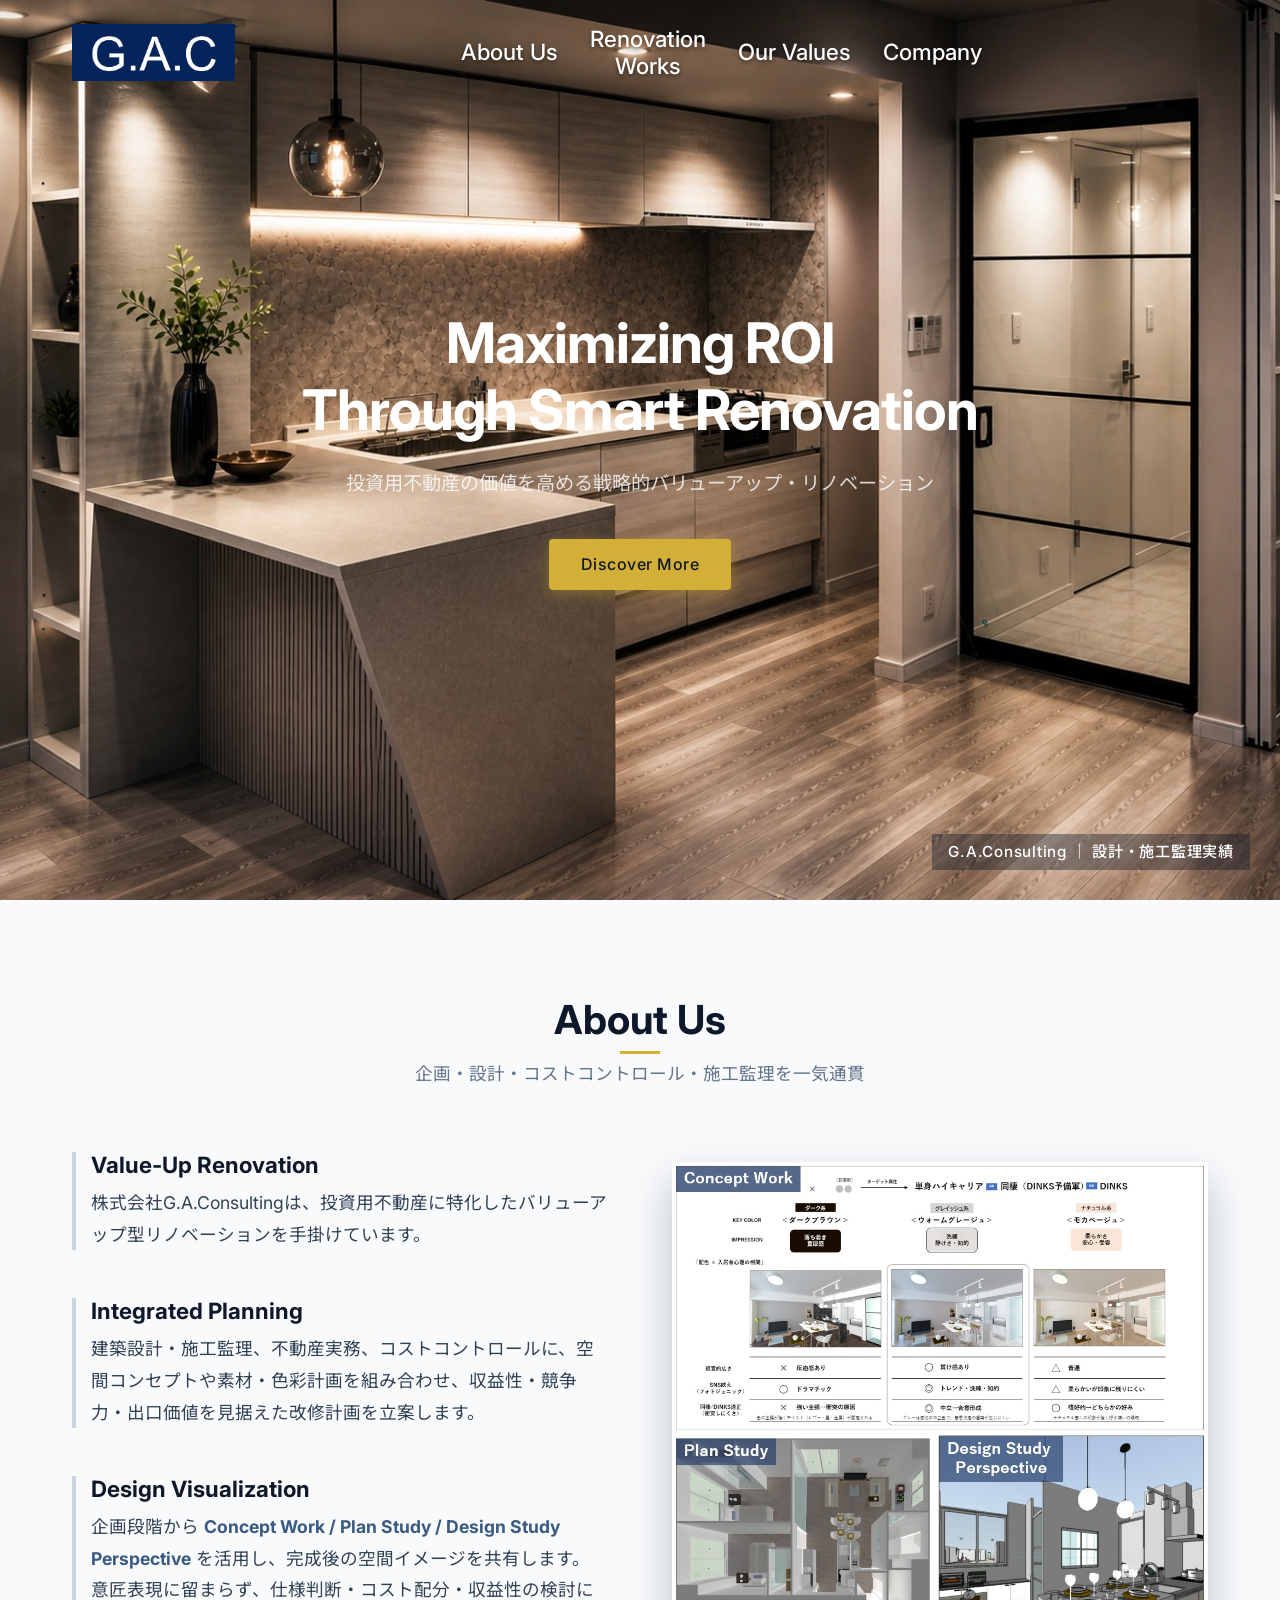
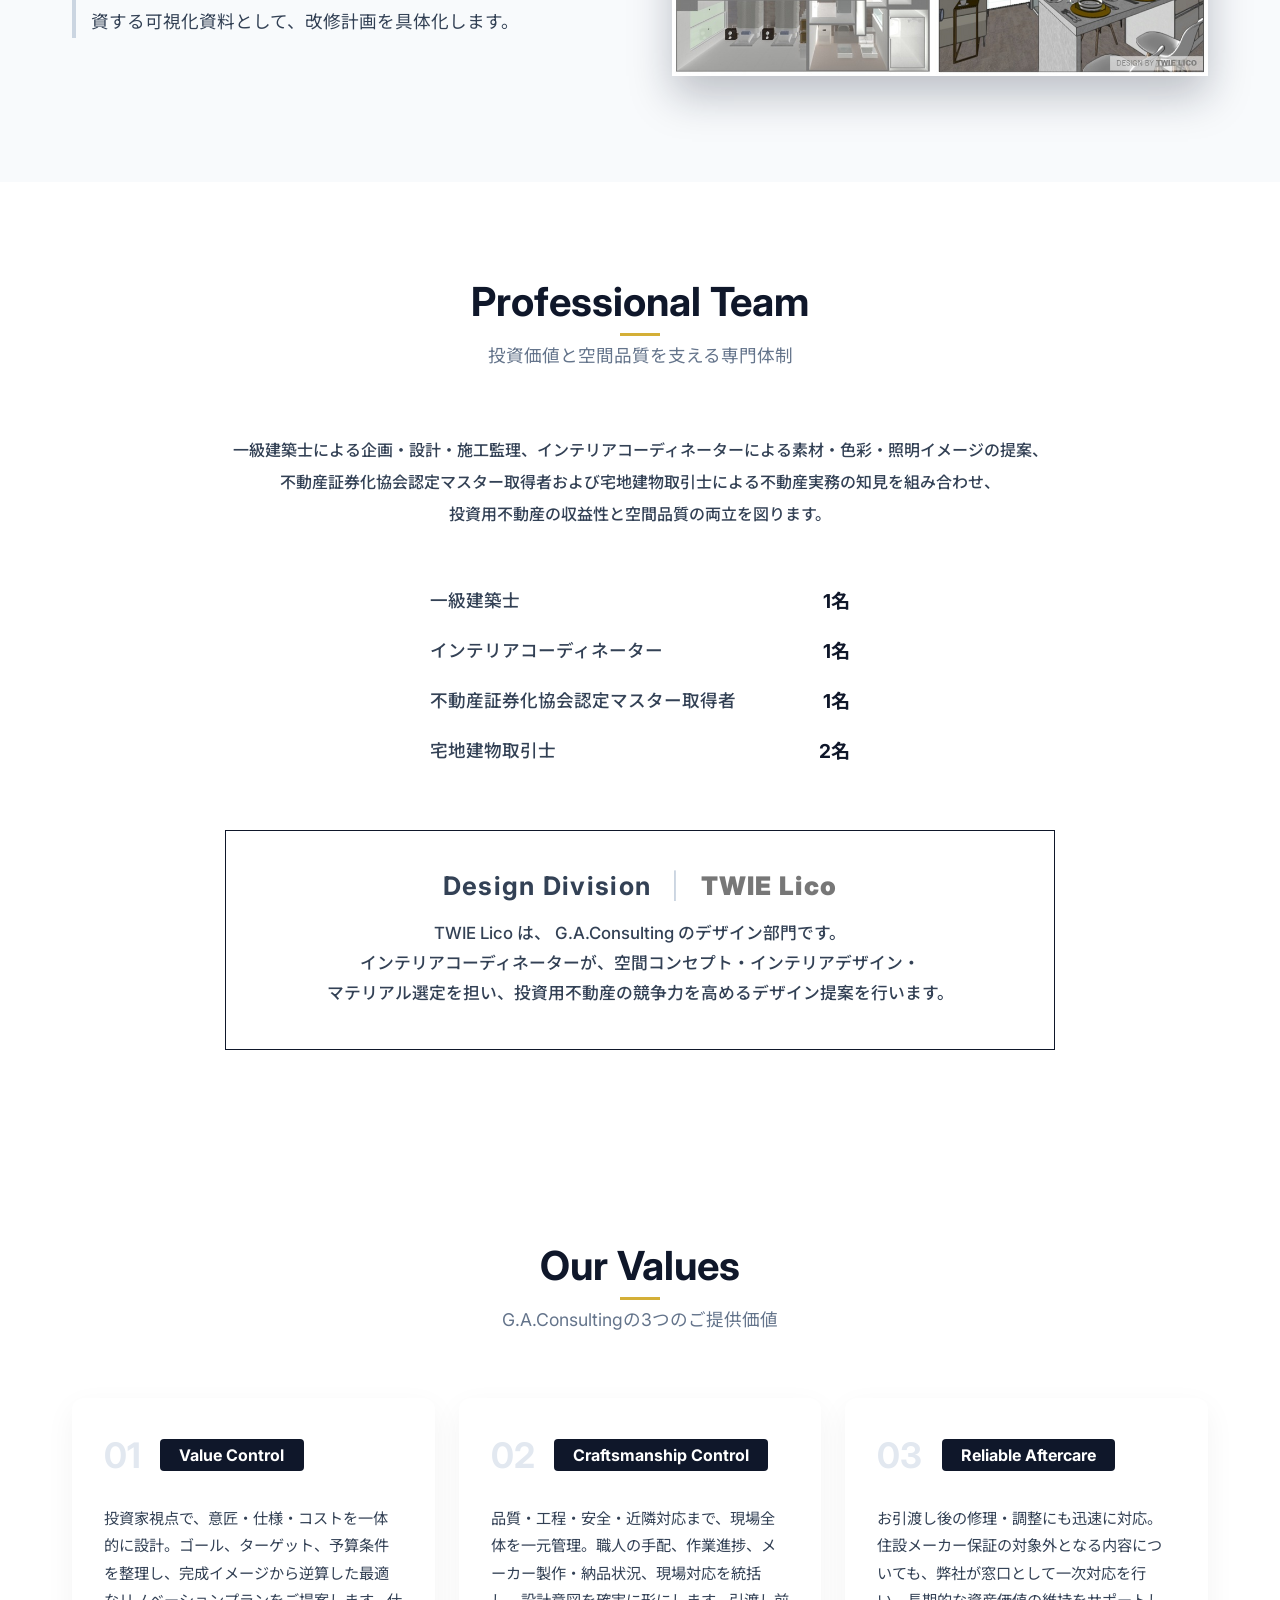
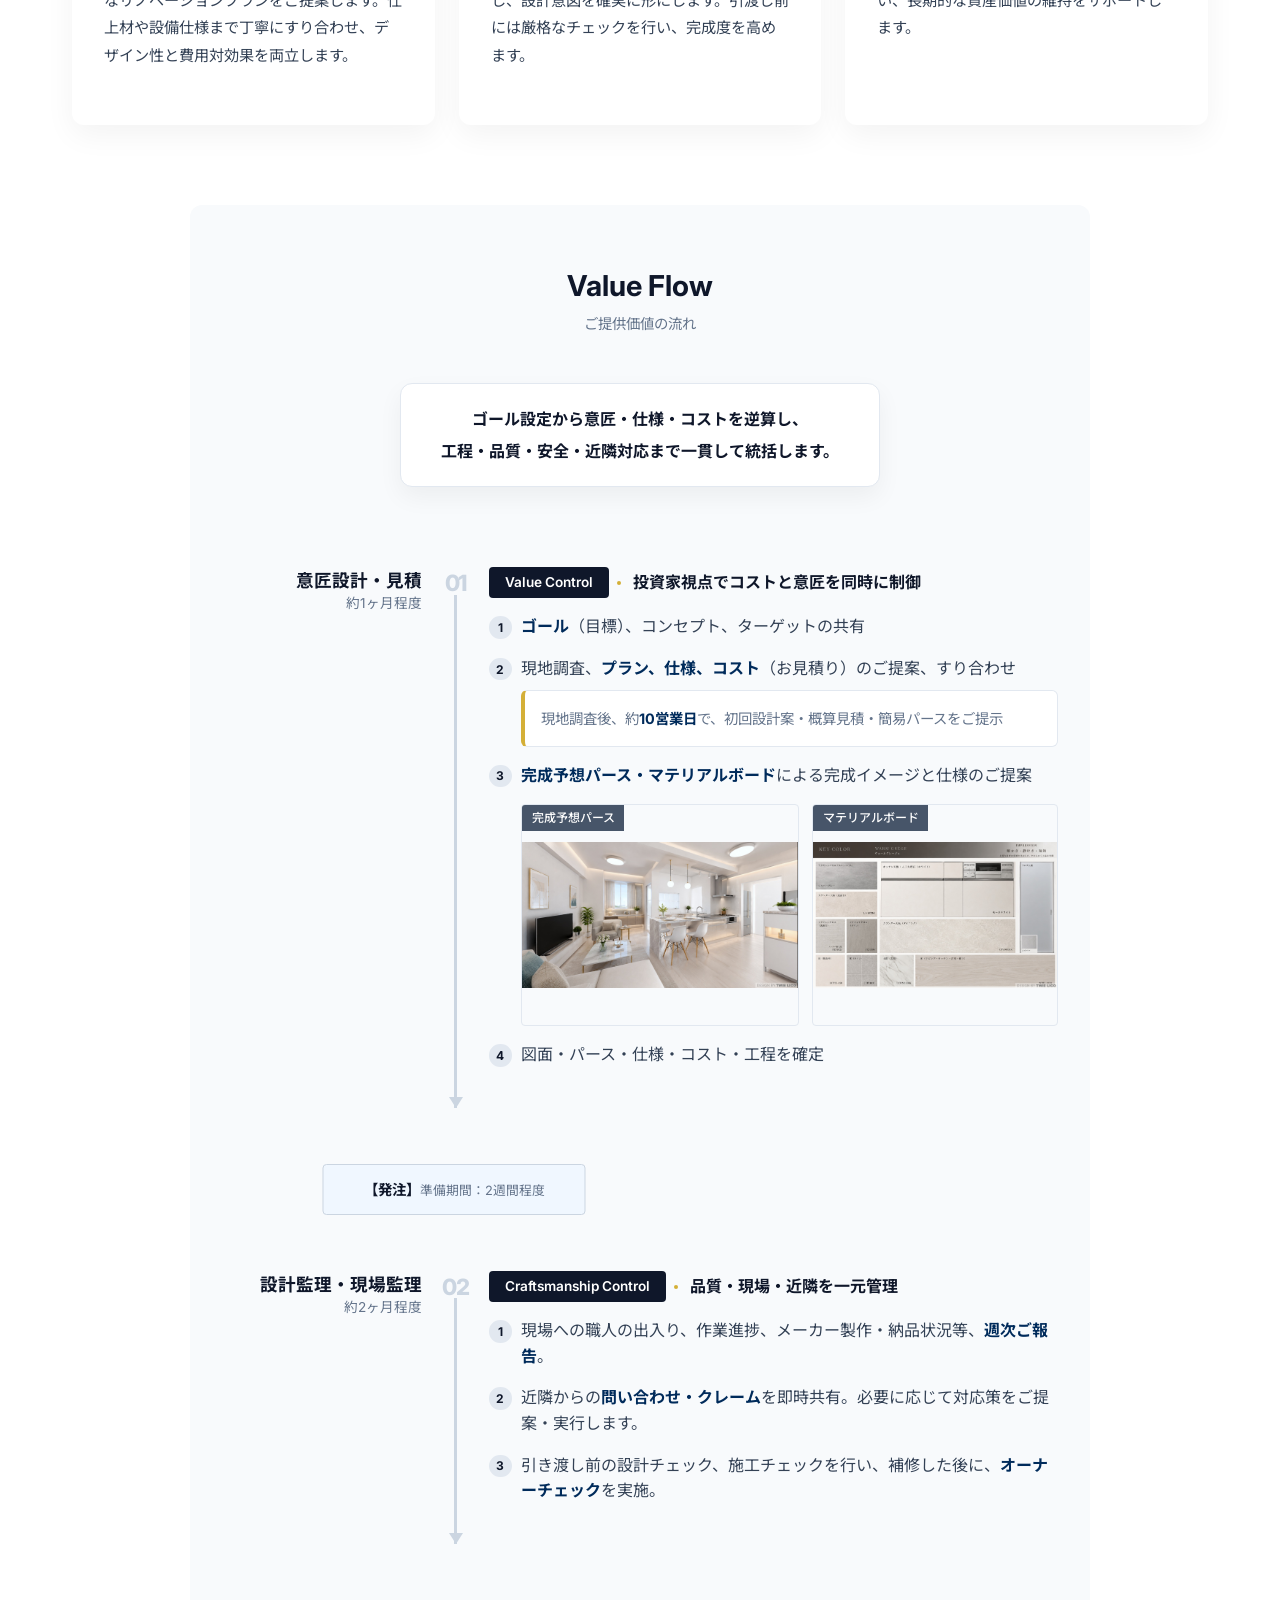
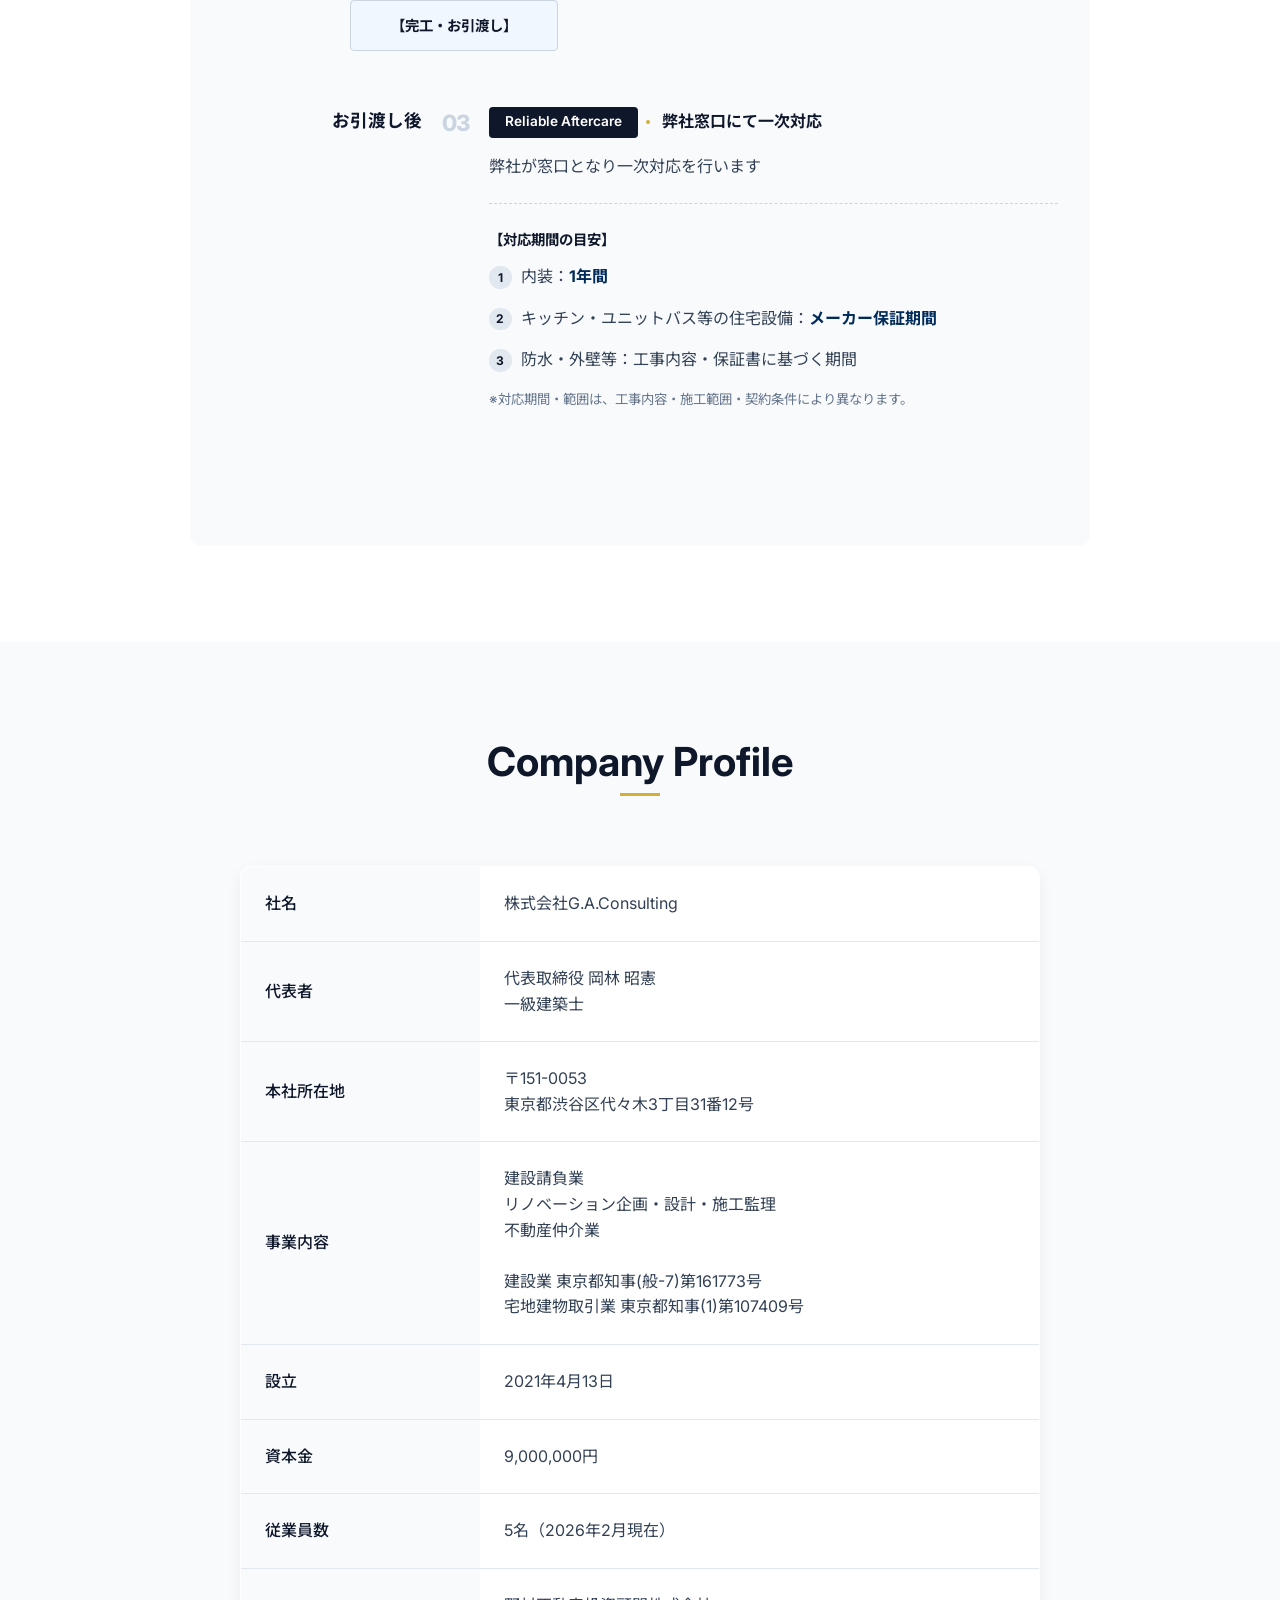
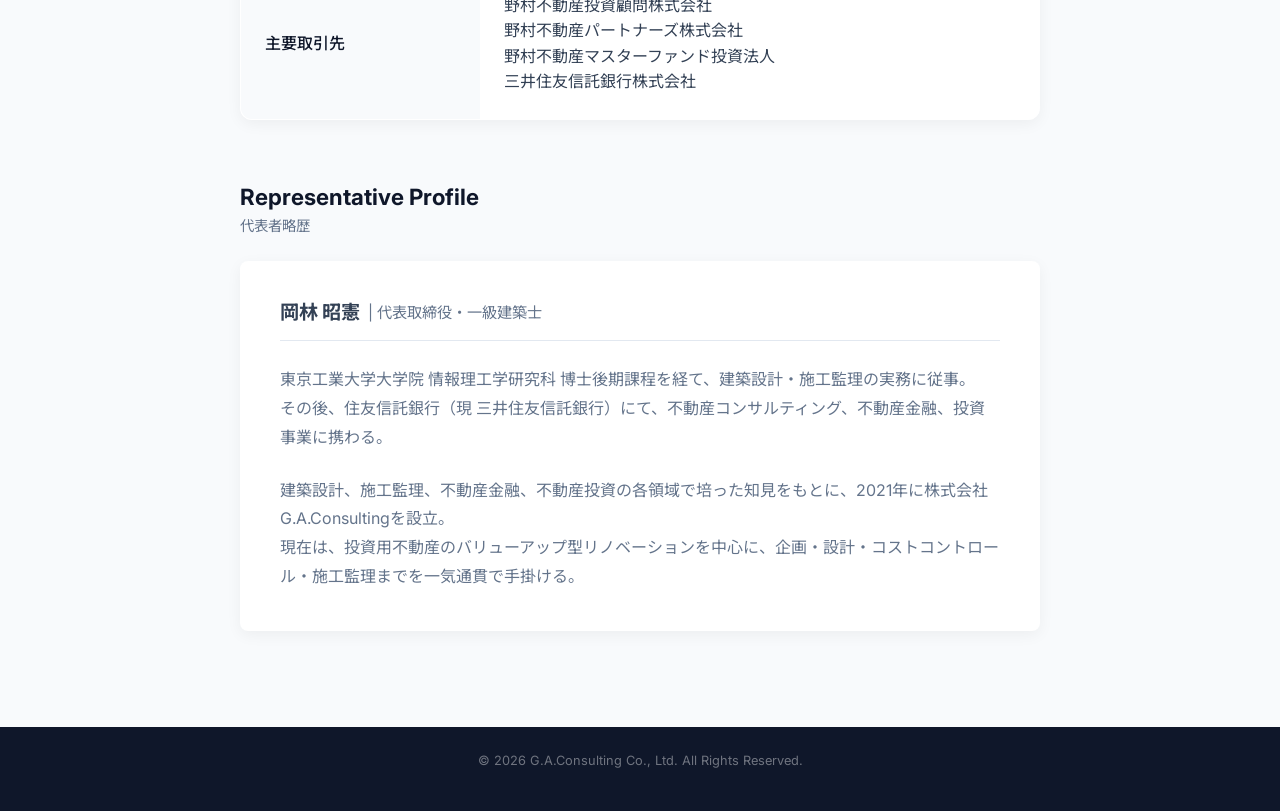
<file: index.html>
<!DOCTYPE html>
<html lang="ja">

<head>
    <meta charset="UTF-8">
    <meta name="viewport" content="width=device-width, initial-scale=1.0">
    <title>株式会社G.A.Consulting</title>
    <meta name="description" content="投資家視点での費用対効果最大化を目的としたリノベーションに特化。企画・設計・コストコントロール・施工監理を一気通貫でご提供します。">
    <!-- Google Fonts -->
    <link rel="preconnect" href="https://fonts.googleapis.com">
    <link rel="preconnect" href="https://fonts.gstatic.com" crossorigin>
    <link
        href="https://fonts.googleapis.com/css2?family=Inter:wght@400;500;700;900&family=Noto+Sans+JP:wght@400;500;700&display=swap"
        rel="stylesheet">
    <link rel="stylesheet" href="styles.css?v=101.0">
</head>

<body>

    <!-- Navigation -->
    <nav class="navbar" id="navbar">
        <div class="nav-container">
            <a href="#home" class="logo"><img src="images/gac-logo.jpg" alt="G.A.Consulting" class="logo-img"></a>
            <div class="nav-links">
                <a href="#about">About Us</a>
                <a href="renovation-works.html">Renovation<br>Works</a>
                <a href="#value">Our Values</a>
                <a href="#company">Company</a>
            </div>
            <div class="hamburger">
                <span></span>
                <span></span>
                <span></span>
            </div>
        </div>
    </nav>

    <!-- Hero Section -->
    <header class="hero" id="home">
        <div class="hero-overlay"></div>
        <div class="hero-content">
            <h1 class="hero-title">Maximizing ROI<br>Through Smart Renovation</h1>
            <p class="hero-subtitle">投資用不動産の価値を高める戦略的バリューアップ・リノベーション</p>
            <a href="#about" class="btn btn-primary">Discover More</a>
        </div>
        <div class="hero-watermark">G.A.Consulting ｜ 設計・施工監理実績</div>
    </header>

    <!-- About Section -->
    <section class="section about-section" id="about">
        <div class="container fade-in">
            <div class="section-header">
                <h2 class="section-title">About Us</h2>
                <p class="section-description">企画・設計・コストコントロール・施工監理を一気通貫</p>
            </div>
            <div class="about-grid">
                <div class="about-text">
                    <div class="about-paragraph">
                        <h3 class="about-block-title">Value-Up Renovation</h3>
                        <p>株式会社G.A.Consultingは、投資用不動産に特化したバリューアップ型リノベーションを手掛けています。</p>
                    </div>
                    <div class="about-paragraph">
                        <h3 class="about-block-title">Integrated Planning</h3>
                        <p>建築設計・施工監理、不動産実務、コストコントロールに、空間コンセプトや素材・色彩計画を組み合わせ、収益性・競争力・出口価値を見据えた改修計画を立案します。</p>
                    </div>
                    <div class="about-paragraph">
                        <h3 class="about-block-title">Design Visualization</h3>
                        <p>企画段階から <strong class="text-accent-blue">Concept Work / Plan Study / Design Study
                                Perspective</strong>
                            を活用し、完成後の空間イメージを共有します。意匠表現に留まらず、仕様判断・コスト配分・収益性の検討に資する可視化資料として、改修計画を具体化します。</p>
                    </div>
                </div>
                <div class="about-image-wrapper">
                    <img src="images/about-us%202.jpg?v=2" alt="Smart Architecture Design" class="about-img">
                </div>
            </div>
        </div>
    </section>

    <!-- Professional Team Section -->
    <section class="section team-section" id="team">
        <div class="container fade-in">
            <div class="section-header">
                <h2 class="section-title">Professional Team</h2>
                <p class="section-description">投資価値と空間品質を支える専門体制</p>
            </div>
            <div class="team-content">
                <p class="team-long-description">
                    一級建築士による企画・設計・施工監理、インテリアコーディネーターによる素材・色彩・照明イメージの提案、<br class="pc-only">
                    不動産証券化協会認定マスター取得者および宅地建物取引士による不動産実務の知見を組み合わせ、<br class="pc-only">
                    投資用不動産の収益性と空間品質の<br class="mobile-br">両立を図ります。
                </p>
                <div class="team-stats-wrapper">
                    <ul class="team-stats-list">
                        <li><span class="qualification">一級建築士</span><span class="count">1名</span></li>
                        <li><span class="qualification">インテリアコーディネーター</span><span class="count">1名</span></li>
                        <li><span class="qualification">不動産証券化協会認定<br class="mobile-br">マスター取得者</span><span
                                class="count">1名</span></li>
                        <li><span class="qualification">宅地建物取引士</span><span class="count">2名</span></li>
                    </ul>
                </div>
                <div class="design-division">
                    <h4 class="design-division-header">
                        <span class="title">Design Division</span>
                        <span class="divider">|</span>
                        <span class="brand-name">TWIE Lico</span>
                    </h4>
                    <p>TWIE Lico は、<br class="mobile-br">
                        G.A.Consulting のデザイン部門です。<br>
                        インテリアコーディネーターが、<br class="mobile-br">空間コンセプト・インテリアデザイン・<br>
                        マテリアル選定を担い、投資用不動産の<br class="mobile-br">競争力を高めるデザイン提案を行います。</p>
                </div>
            </div>
        </div>
    </section>

    <!-- Value Section -->
    <section class="section value-section" id="value">
        <div class="container fade-in">
            <div class="section-header">
                <h2 class="section-title">Our Values</h2>
                <p class="section-description">G.A.Consultingの3つのご提供価値</p>
            </div>
            <div class="value-cards">
                <a href="#phase1" class="value-card">
                    <div class="card-header-row">
                        <span class="card-num">01</span>
                        <h3 class="card-tag">Value Control</h3>
                    </div>
                    <p class="card-text">
                        投資家視点で、意匠・仕様・コストを一体的に設計。ゴール、ターゲット、予算条件を整理し、完成イメージから逆算した最適なリノベーションプランをご提案します。仕上材や設備仕様まで丁寧にすり合わせ、デザイン性と費用対効果を両立します。
                    </p>
                </a>
                <a href="#phase2" class="value-card">
                    <div class="card-header-row">
                        <span class="card-num">02</span>
                        <h3 class="card-tag">Craftsmanship Control</h3>
                    </div>
                    <p class="card-text">
                        品質・工程・安全・近隣対応まで、現場全体を一元管理。職人の手配、作業進捗、メーカー製作・納品状況、現場対応を統括し、設計意図を確実に形にします。引渡し前には厳格なチェックを行い、完成度を高めます。
                    </p>
                </a>
                <a href="#phase3" class="value-card">
                    <div class="card-header-row">
                        <span class="card-num">03</span>
                        <h3 class="card-tag">Reliable Aftercare</h3>
                    </div>
                    <p class="card-text">
                        お引渡し後の修理・調整にも迅速に対応。住設メーカー保証の対象外となる内容についても、弊社が窓口として一次対応を行い、長期的な資産価値の維持をサポートします。
                    </p>
                </a>
            </div>

            <div class="value-flow fade-in">
                <div class="flow-header">
                    <h3 class="flow-title">Value Flow</h3>
                    <p class="flow-subtitle">ご提供価値の流れ</p>
                    <div class="flow-message-box">
                        <p>ゴール設定から意匠・仕様・コストを逆算し、<br class="pc-only">工程・品質・安全・近隣対応<br class="mobile-br">まで一貫して統括します。</p>
                    </div>
                </div>

                <div class="flow-container">
                    <!-- Phase 1 -->
                    <div class="flow-item" id="phase1">
                        <div class="flow-side">
                            <div class="phase-title">意匠設計・見積</div>
                            <div class="phase-duration">約1ヶ月程度</div>
                        </div>
                        <div class="flow-main">
                            <div class="flow-dot">01</div>
                            <div class="flow-tag-row">
                                <div class="flow-tag">Value Control</div>
                                <span class="flow-catchphrase">投資家視点でコストと意匠を同時に制御</span>
                            </div>
                            <div class="flow-content">
                                <ol>
                                    <li><span class="text-navy-bold">ゴール</span>（目標）、コンセプト、ターゲットの共有</li>
                                    <li>現地調査、<span class="text-navy-bold">プラン、仕様、コスト</span>（お見積り）のご提案、すり合わせ
                                        <div class="sub-card">
                                            現地調査後、約<span class="text-navy-bold">10営業日</span>で、初回設計案・概算見積・簡易パースをご提示
                                        </div>
                                    </li>
                                    <li><span class="text-navy-bold">完成予想パース・マテリアルボード</span>による完成イメージと仕様のご提案
                                        <div class="flow-images-grid">
                                            <div class="flow-img-wrapper">
                                                <img src="images/value-flow-perspective.jpg" alt="完成予想パース">
                                                <span class="img-label">完成予想パース</span>
                                            </div>
                                            <div class="flow-img-wrapper">
                                                <img src="images/value-flow-material.jpg" alt="マテリアルボード">
                                                <span class="img-label">マテリアルボード</span>
                                            </div>
                                        </div>
                                    </li>
                                    <li>図面・パース・仕様・コスト・工程を確定</li>
                                </ol>
                            </div>
                        </div>
                    </div>

                    <div class="flow-divider">【発注】<span>準備期間：2週間程度</span></div>

                    <!-- Phase 2 -->
                    <div class="flow-item" id="phase2">
                        <div class="flow-side">
                            <div class="phase-title">設計監理・現場監理</div>
                            <div class="phase-duration">約2ヶ月程度</div>
                        </div>
                        <div class="flow-main">
                            <div class="flow-dot">02</div>
                            <div class="flow-tag-row">
                                <div class="flow-tag">Craftsmanship Control</div>
                                <span class="flow-catchphrase">品質・現場・近隣を一元管理</span>
                            </div>
                            <div class="flow-content">
                                <ol>
                                    <li>現場への職人の出入り、作業進捗、メーカー製作・納品状況等、<span class="text-navy-bold">週次ご報告</span>。</li>
                                    <li>近隣からの<span class="text-navy-bold">問い合わせ・クレーム</span>を即時共有。必要に応じて対応策をご提案・実行します。
                                    </li>
                                    <li>引き渡し前の設計チェック、施工チェックを行い、補修した後に、<span class="text-navy-bold">オーナーチェック</span>を実施。
                                    </li>
                                </ol>
                            </div>
                        </div>
                    </div>

                    <div class="flow-divider">【完工・お引渡し】</div>

                    <!-- Phase 3 -->
                    <div class="flow-item" id="phase3">
                        <div class="flow-side">
                            <div class="phase-title">お引渡し後</div>
                        </div>
                        <div class="flow-main">
                            <div class="flow-dot">03</div>
                            <div class="flow-tag-row">
                                <div class="flow-tag">Reliable Aftercare</div>
                                <span class="flow-catchphrase">弊社窓口にて一次対応</span>
                            </div>
                            <div class="flow-content">
                                <p>弊社が窓口となり一次対応を<br class="mobile-br">行います</p>
                                <div class="duration-guide">
                                    <strong>【対応期間の目安】</strong>
                                    <ol>
                                        <li>内装：<span class="text-navy-bold">1年間</span></li>
                                        <li>キッチン・ユニットバス等の住宅設備：<span class="text-navy-bold">メーカー保証期間</span></li>
                                        <li>防水・外壁等：工事内容・保証書に基づく期間</li>
                                    </ol>
                                    <small>※対応期間・範囲は、工事内容・施工範囲・契約条件により異なります。</small>
                                </div>
                            </div>
                        </div>
                    </div>
                </div>
            </div>
        </div>
    </section>

    <!-- Company Profile -->
    <section class="section company-section" id="company">
        <div class="container fade-in">
            <div class="section-header">
                <h2 class="section-title">Company Profile</h2>
            </div>
            <div class="company-table-wrapper glass-card">
                <table class="company-table">
                    <tbody>
                        <tr>
                            <th>社名</th>
                            <td>株式会社G.A.Consulting</td>
                        </tr>
                        <tr>
                            <th>代表者</th>
                            <td>代表取締役 岡林 昭憲 <br>一級建築士</td>
                        </tr>
                        <tr>
                            <th>本社所在地</th>
                            <td>〒151-0053<br>東京都渋谷区代々木3丁目31番12号</td>
                        </tr>
                        <tr>
                            <th>事業内容</th>
                            <td>建設請負業<br>リノベーション企画・設計・施工監理<br>不動産仲介業<br> <br>
                                建設業 東京都知事(般-7)<br class="mobile-br">第161773号<br>
                                宅地建物取引業 東京都知事(1)<br class="mobile-br">第107409号</td>
                        </tr>
                        <tr>
                            <th>設立</th>
                            <td>2021年4月13日</td>
                        </tr>
                        <tr>
                            <th>資本金</th>
                            <td>9,000,000円</td>
                        </tr>
                        <tr>
                            <th>従業員数</th>
                            <td>5名（2026年2月現在）</td>
                        </tr>
                        <tr>
                            <th>主要取引先</th>
                            <td>野村不動産投資顧問株式会社<br>野村不動産パートナーズ株式会社<br>野村不動産マスターファンド投資法人<br>三井住友信託銀行株式会社
                            </td>
                        </tr>
                    </tbody>
                </table>
            </div>

            <div class="representative-profile fade-in">
                <div class="profile-header">
                    <h3>Representative Profile</h3>
                    <p>代表者略歴</p>
                </div>
                <div class="profile-card">
                    <h4>岡林 昭憲 <span><span class="pipe">|</span> 代表取締役・一級建築士</span></h4>
                    <p>東京工業大学大学院 情報理工学研究科 博士後期課程を経て、建築設計・施工監理の実務に従事。<br>
                        その後、住友信託銀行（現 三井住友信託銀行）にて、不動産コンサルティング、不動産金融、投資事業に携わる。</p>
                    <p>建築設計、施工監理、不動産金融、不動産投資の各領域で培った知見をもとに、2021年に株式会社G.A.Consultingを設立。<br>
                        現在は、投資用不動産のバリューアップ型リノベーションを中心に、企画・設計・コストコントロール・施工監理までを一気通貫で手掛ける。</p>
                </div>
            </div>
        </div>
    </section>

    <!-- Footer -->
    <footer class="footer">
        <div class="container">
            <div class="footer-bottom">
                <p>&copy; 2026 G.A.Consulting Co., Ltd. All Rights Reserved.</p>
            </div>
        </div>
    </footer>

    <script src="script.js"></script>
</body>

</html>
</file>
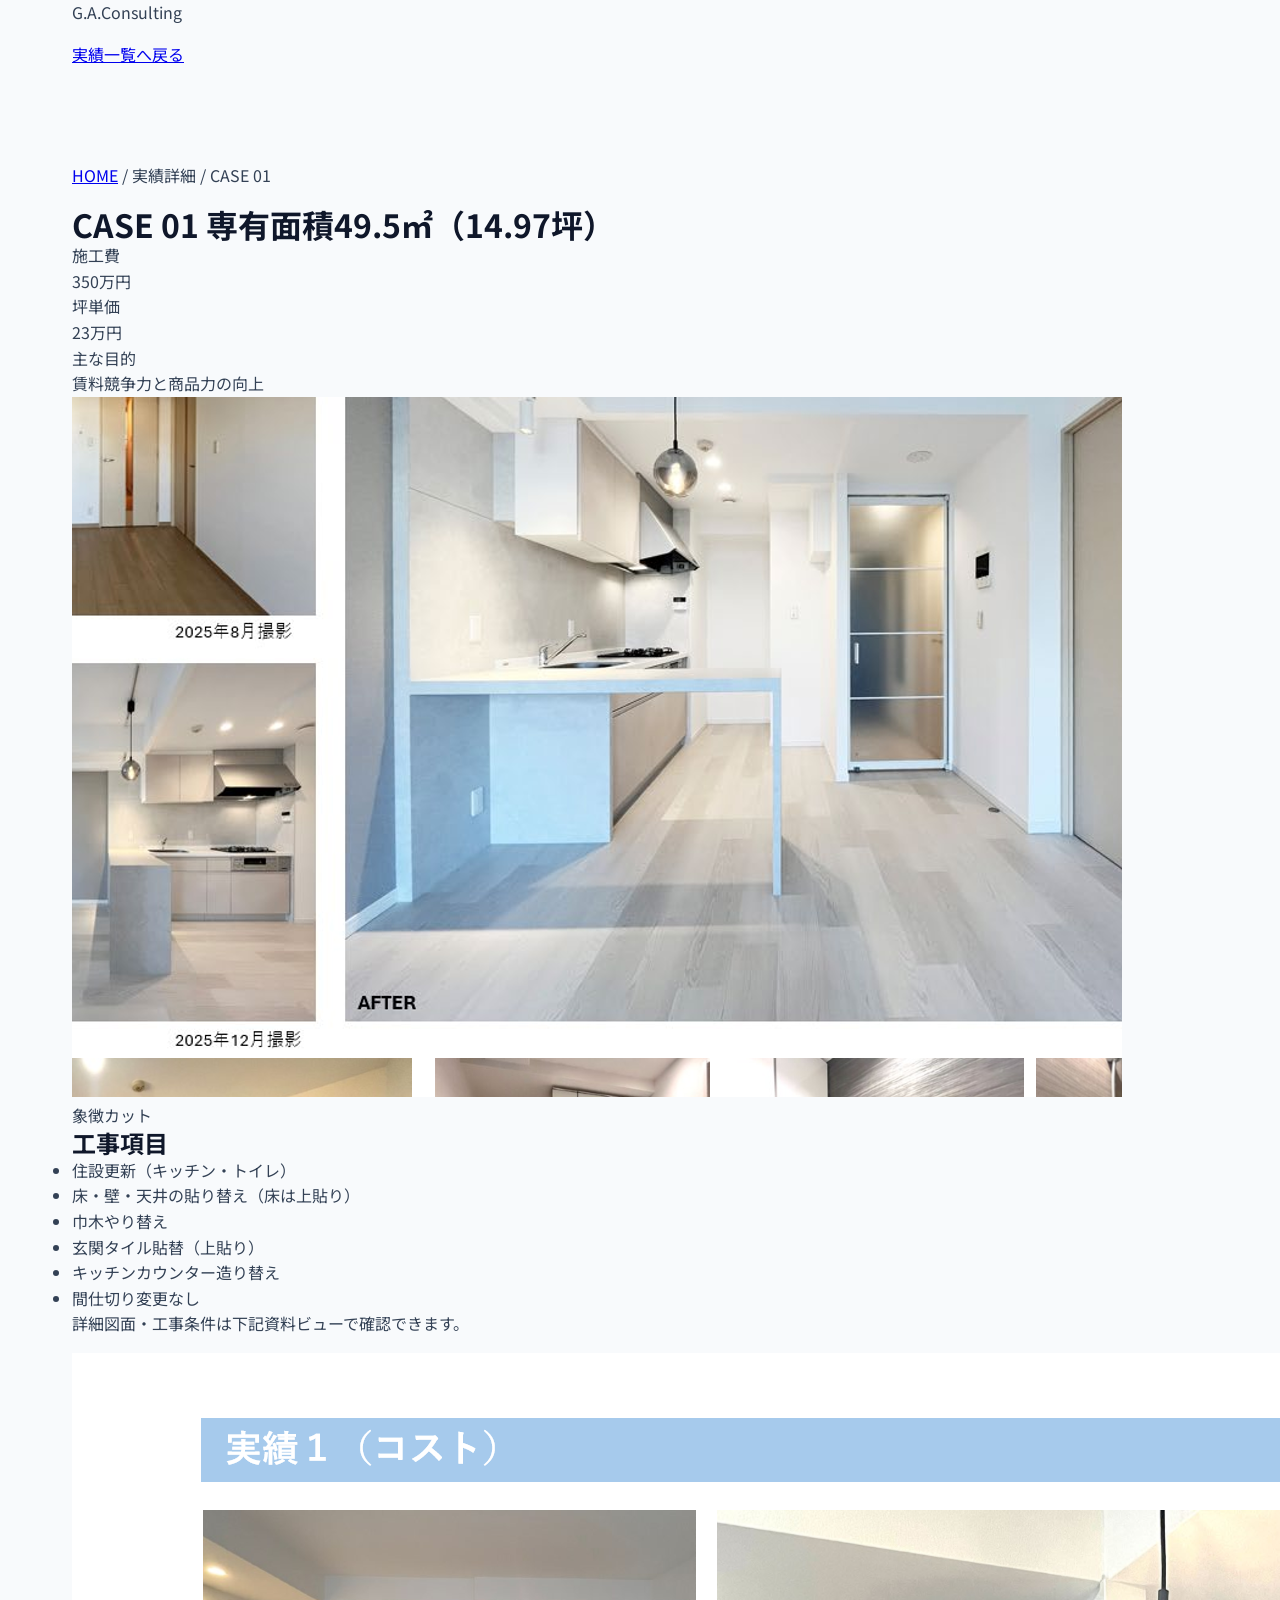
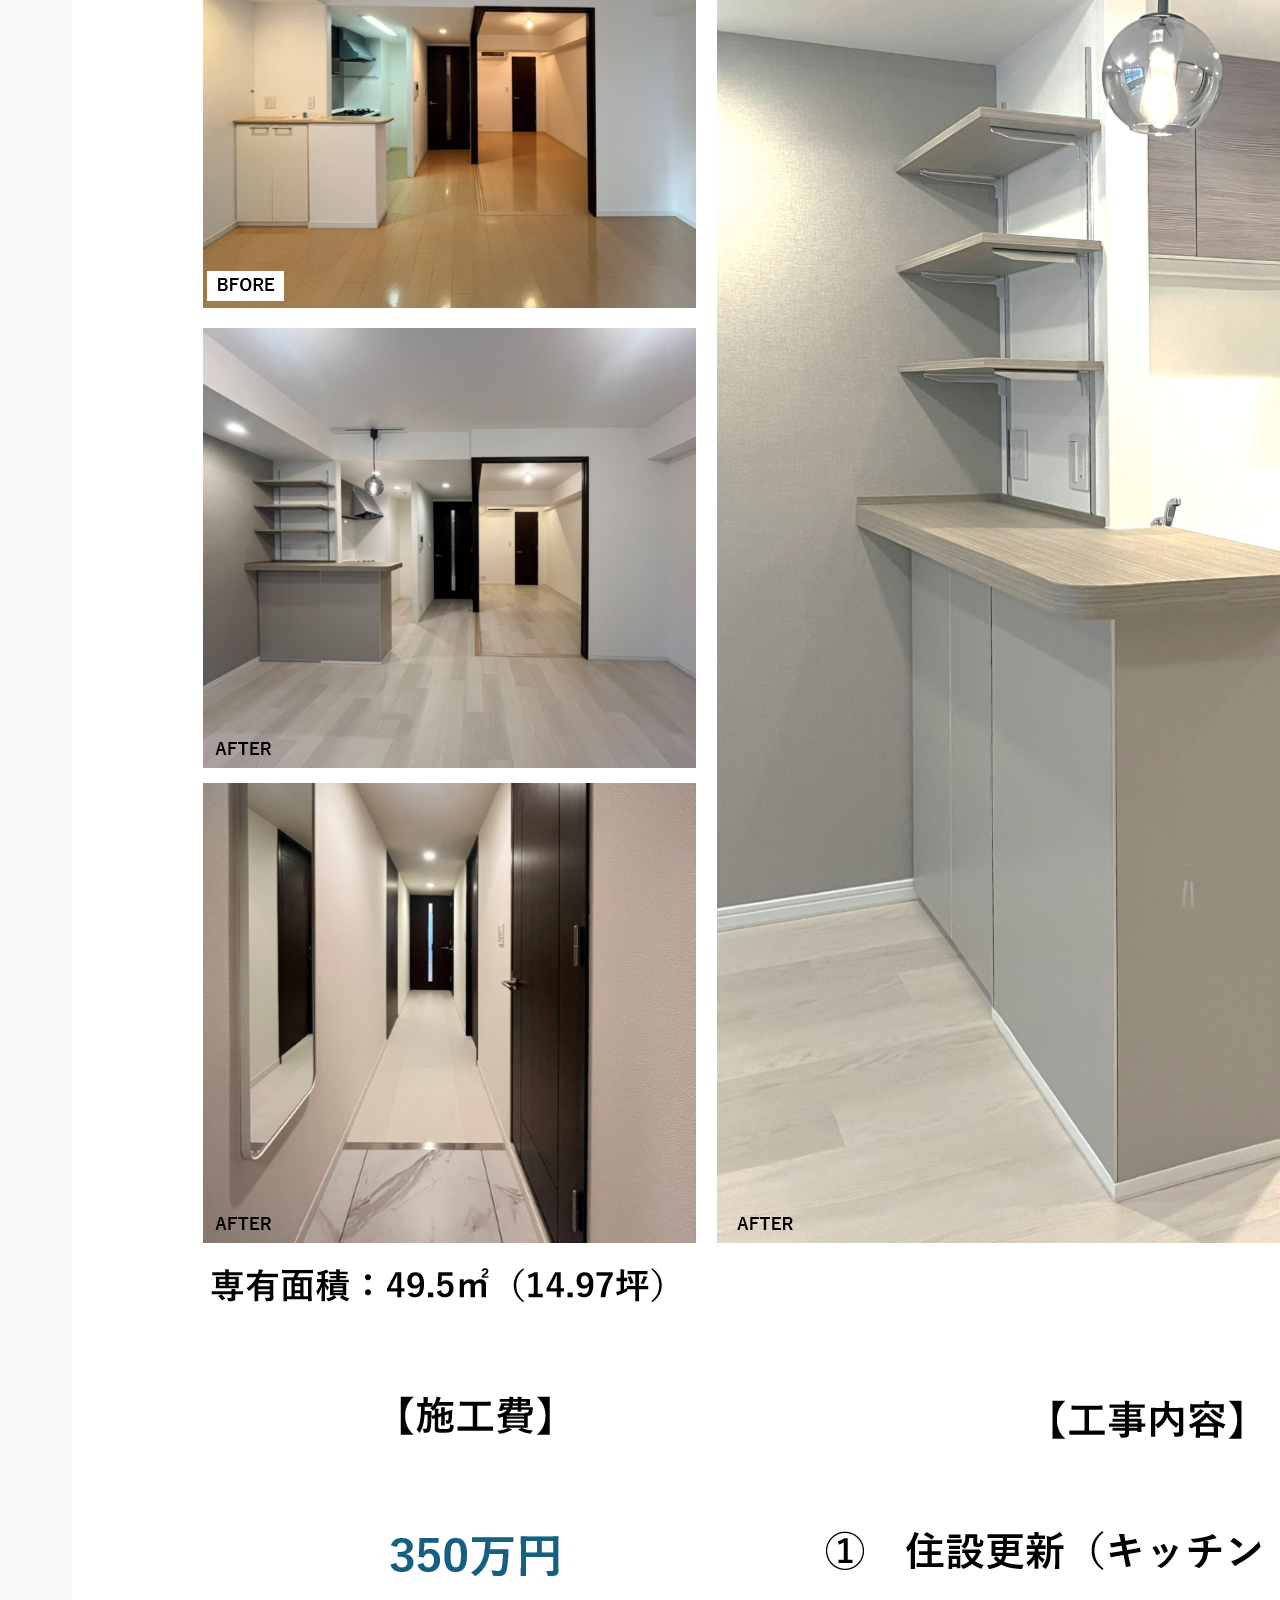
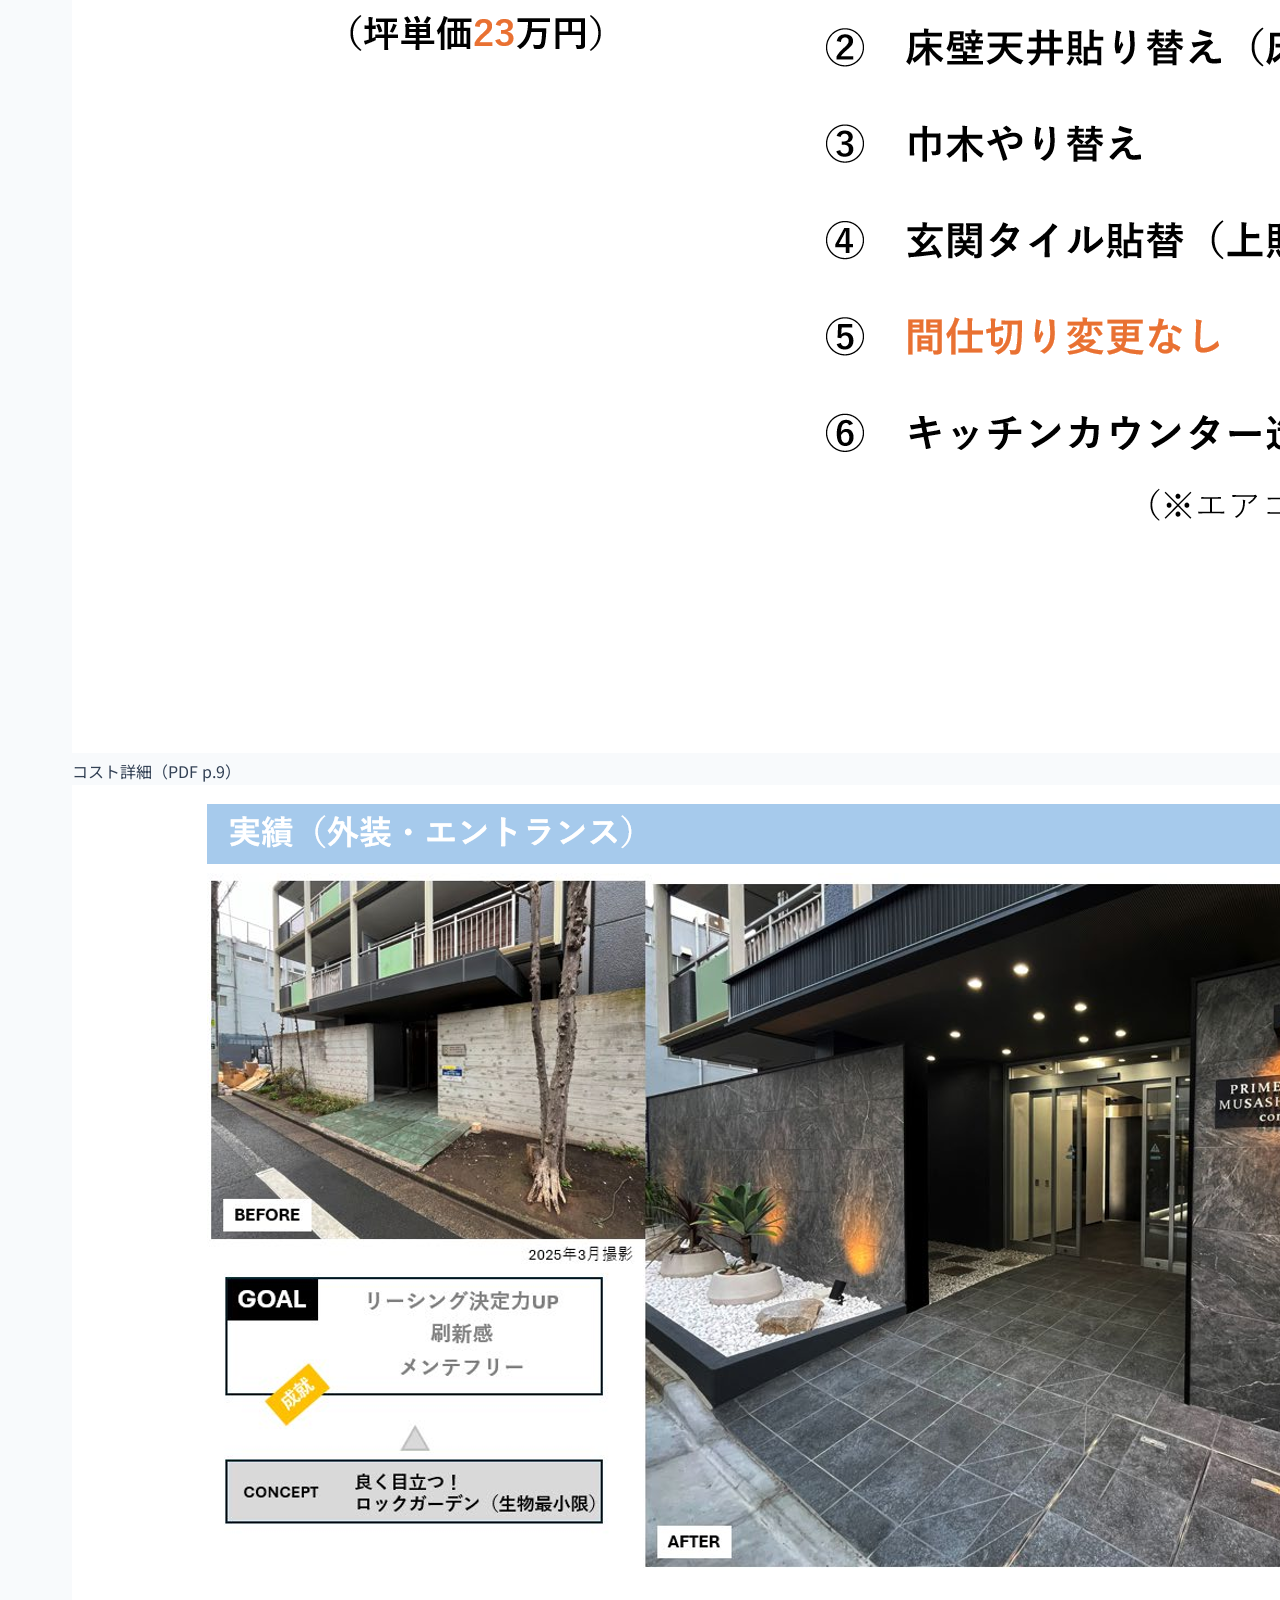
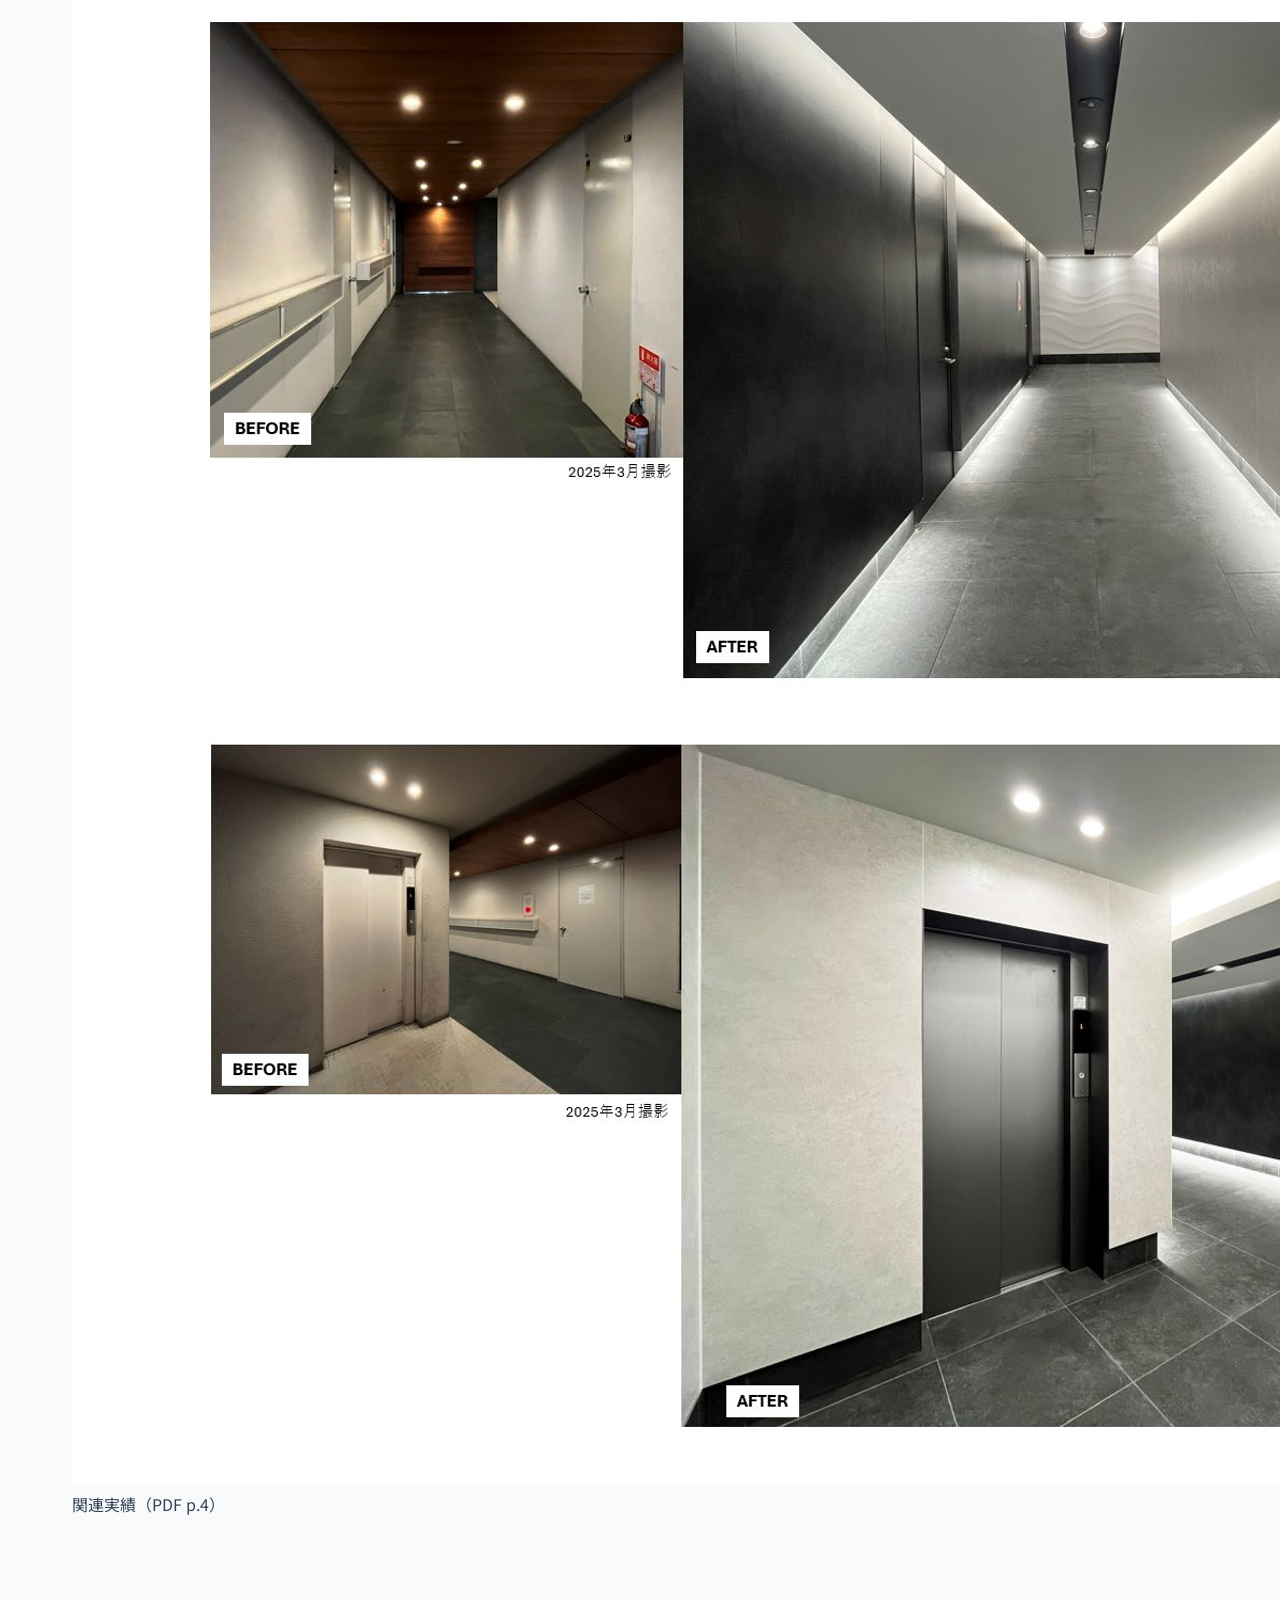
<file: works/case-1.html>
﻿<!doctype html>
<html lang="ja">
<head>
  <meta charset="utf-8">
  <meta name="viewport" content="width=device-width, initial-scale=1">
  <title>CASE 01 | G.A.Consulting</title>
  <link rel="preconnect" href="https://fonts.googleapis.com">
  <link rel="preconnect" href="https://fonts.gstatic.com" crossorigin>
  <link href="https://fonts.googleapis.com/css2?family=Noto+Sans+JP:wght@400;500;700;900&display=swap" rel="stylesheet">
  <link rel="stylesheet" href="../styles.css">
</head>
<body>
  <header class="site-header">
    <div class="container header-inner">
      <p class="brand">G.A.Consulting</p>
      <nav class="nav">
        <a href="../index.html#works">実績一覧へ戻る</a>
      </nav>
    </div>
  </header>

  <main class="section">
    <div class="container">
      <p class="breadcrumb"><a href="../index.html">HOME</a> / 実績詳細 / CASE 01</p>
      <h1 class="detail-title">CASE 01 専有面積49.5㎡（14.97坪）</h1>

      <div class="kpi-grid">
        <div><dt>施工費</dt><dd>350万円</dd></div>
        <div><dt>坪単価</dt><dd>23万円</dd></div>
        <div><dt>主な目的</dt><dd>賃料競争力と商品力の向上</dd></div>
      </div>

      <div class="detail-layout">
        <figure>
          <img src="../assets/thumb-case-1.png" alt="CASE01 象徴画像" class="detail-hero-image">
          <figcaption>象徴カット</figcaption>
        </figure>
        <div class="detail-text">
          <h2>工事項目</h2>
          <ul>
            <li>住設更新（キッチン・トイレ）</li>
            <li>床・壁・天井の貼り替え（床は上貼り）</li>
            <li>巾木やり替え</li>
            <li>玄関タイル貼替（上貼り）</li>
            <li>キッチンカウンター造り替え</li>
            <li>間仕切り変更なし</li>
          </ul>
          <p>詳細図面・工事条件は下記資料ビューで確認できます。</p>
        </div>
      </div>

      <div class="doc-grid">
        <figure>
          <img src="../assets/page-9.png" alt="CASE01 コスト詳細">
          <figcaption>コスト詳細（PDF p.9）</figcaption>
        </figure>
        <figure>
          <img src="../assets/page-4.png" alt="外装・エントランス実績">
          <figcaption>関連実績（PDF p.4）</figcaption>
        </figure>
      </div>
    </div>
  </main>
</body>
</html>
</file>
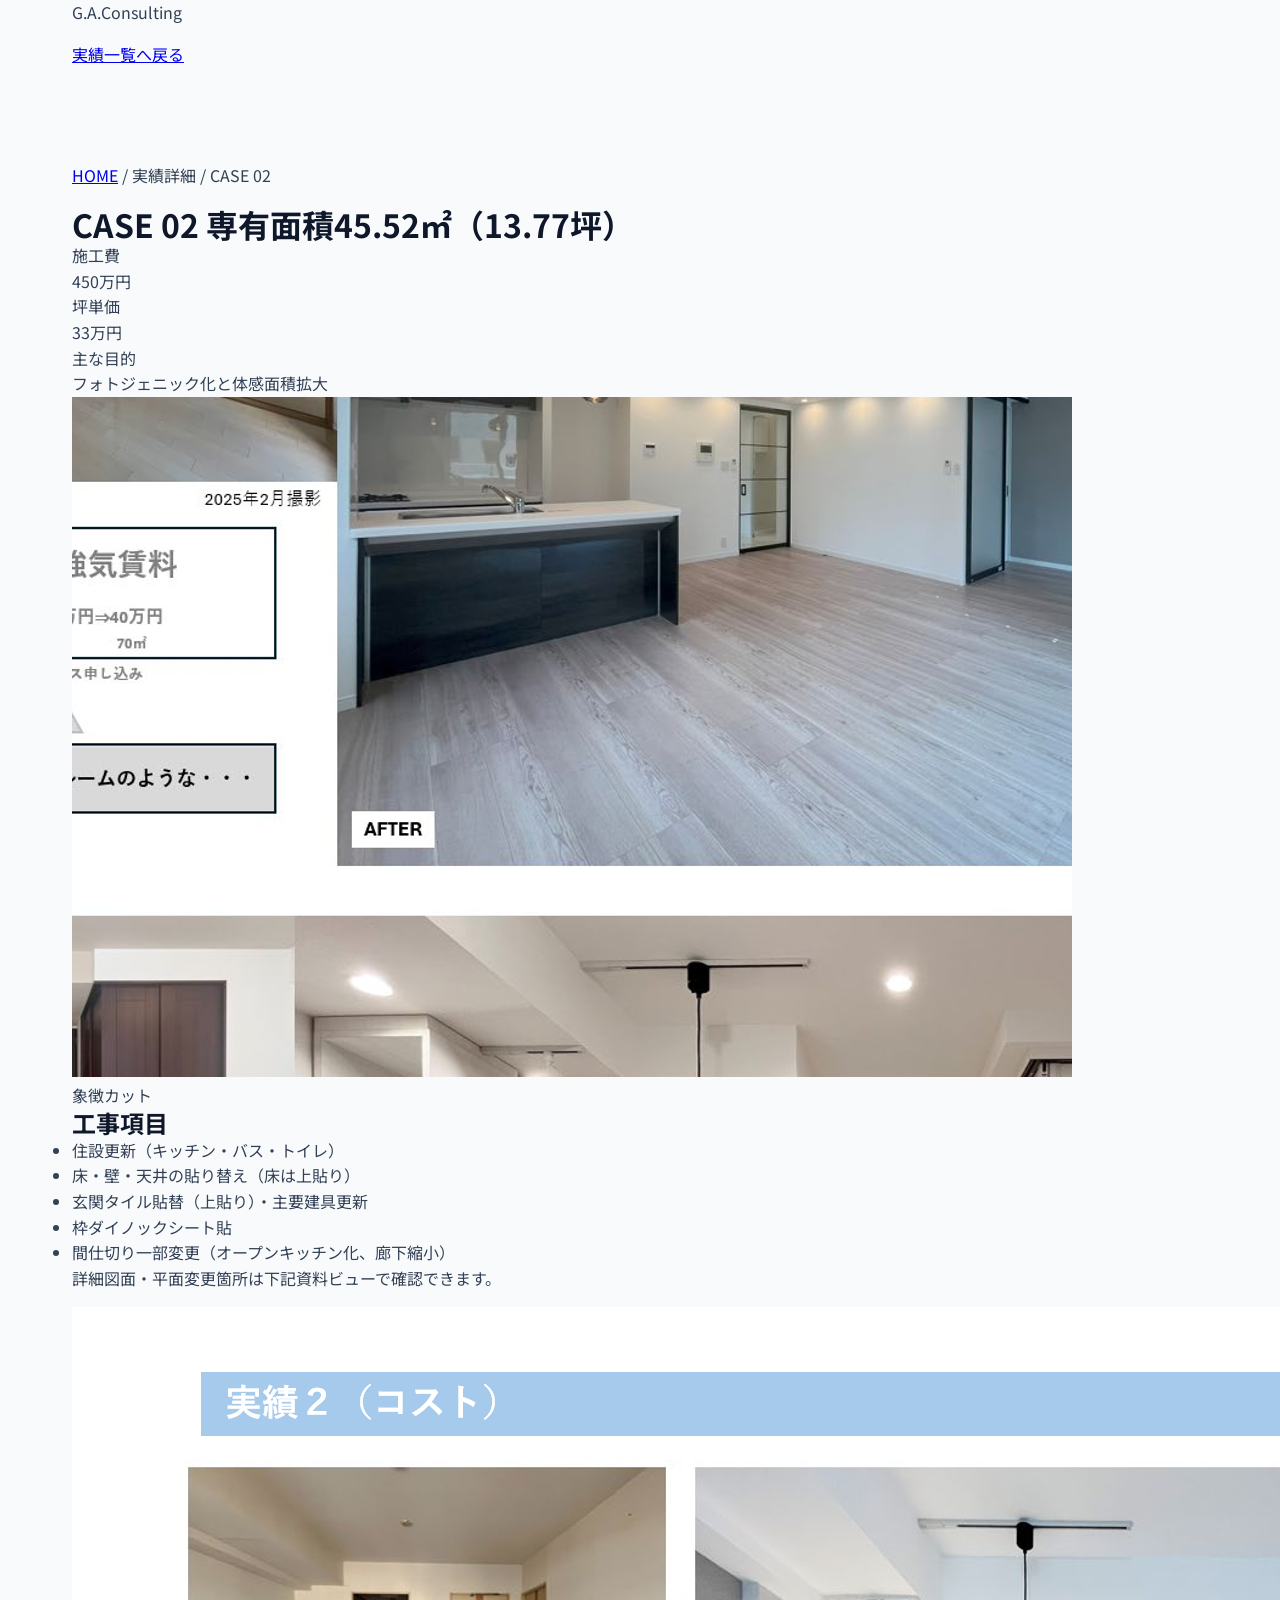
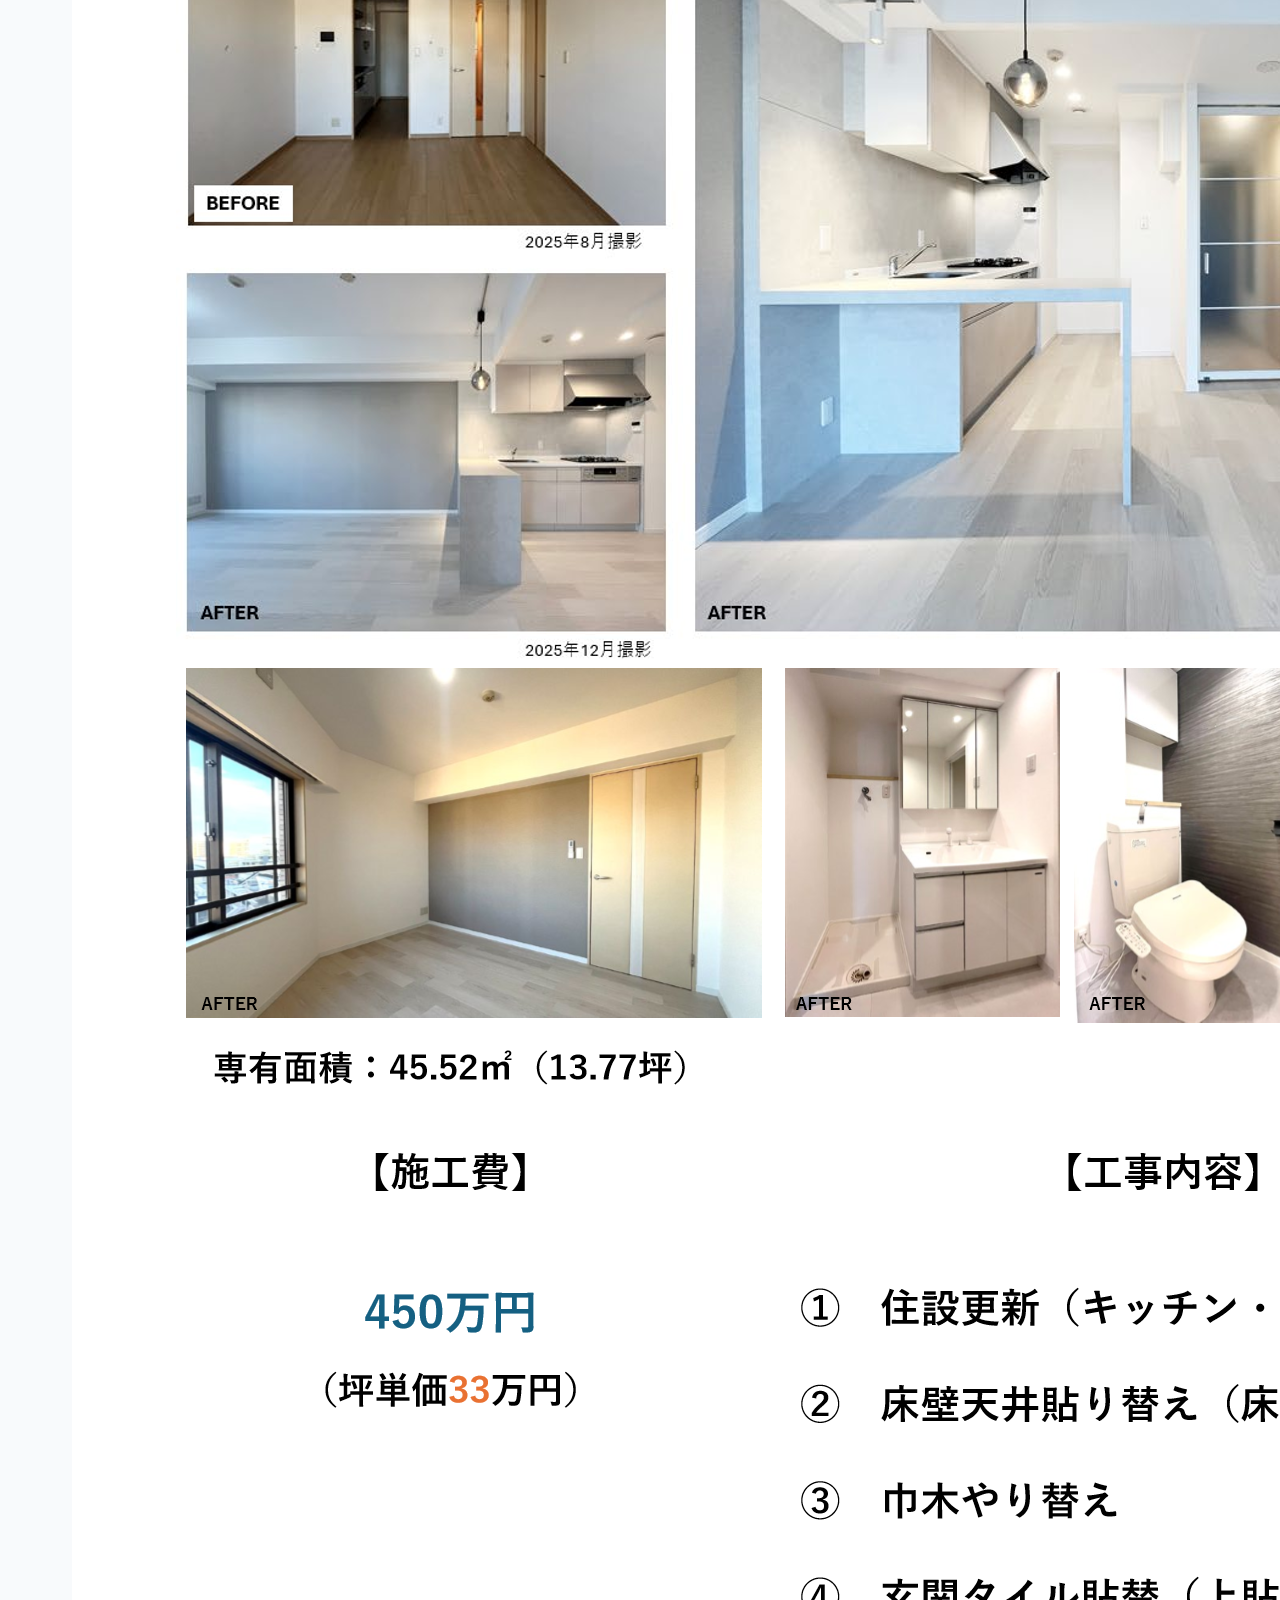
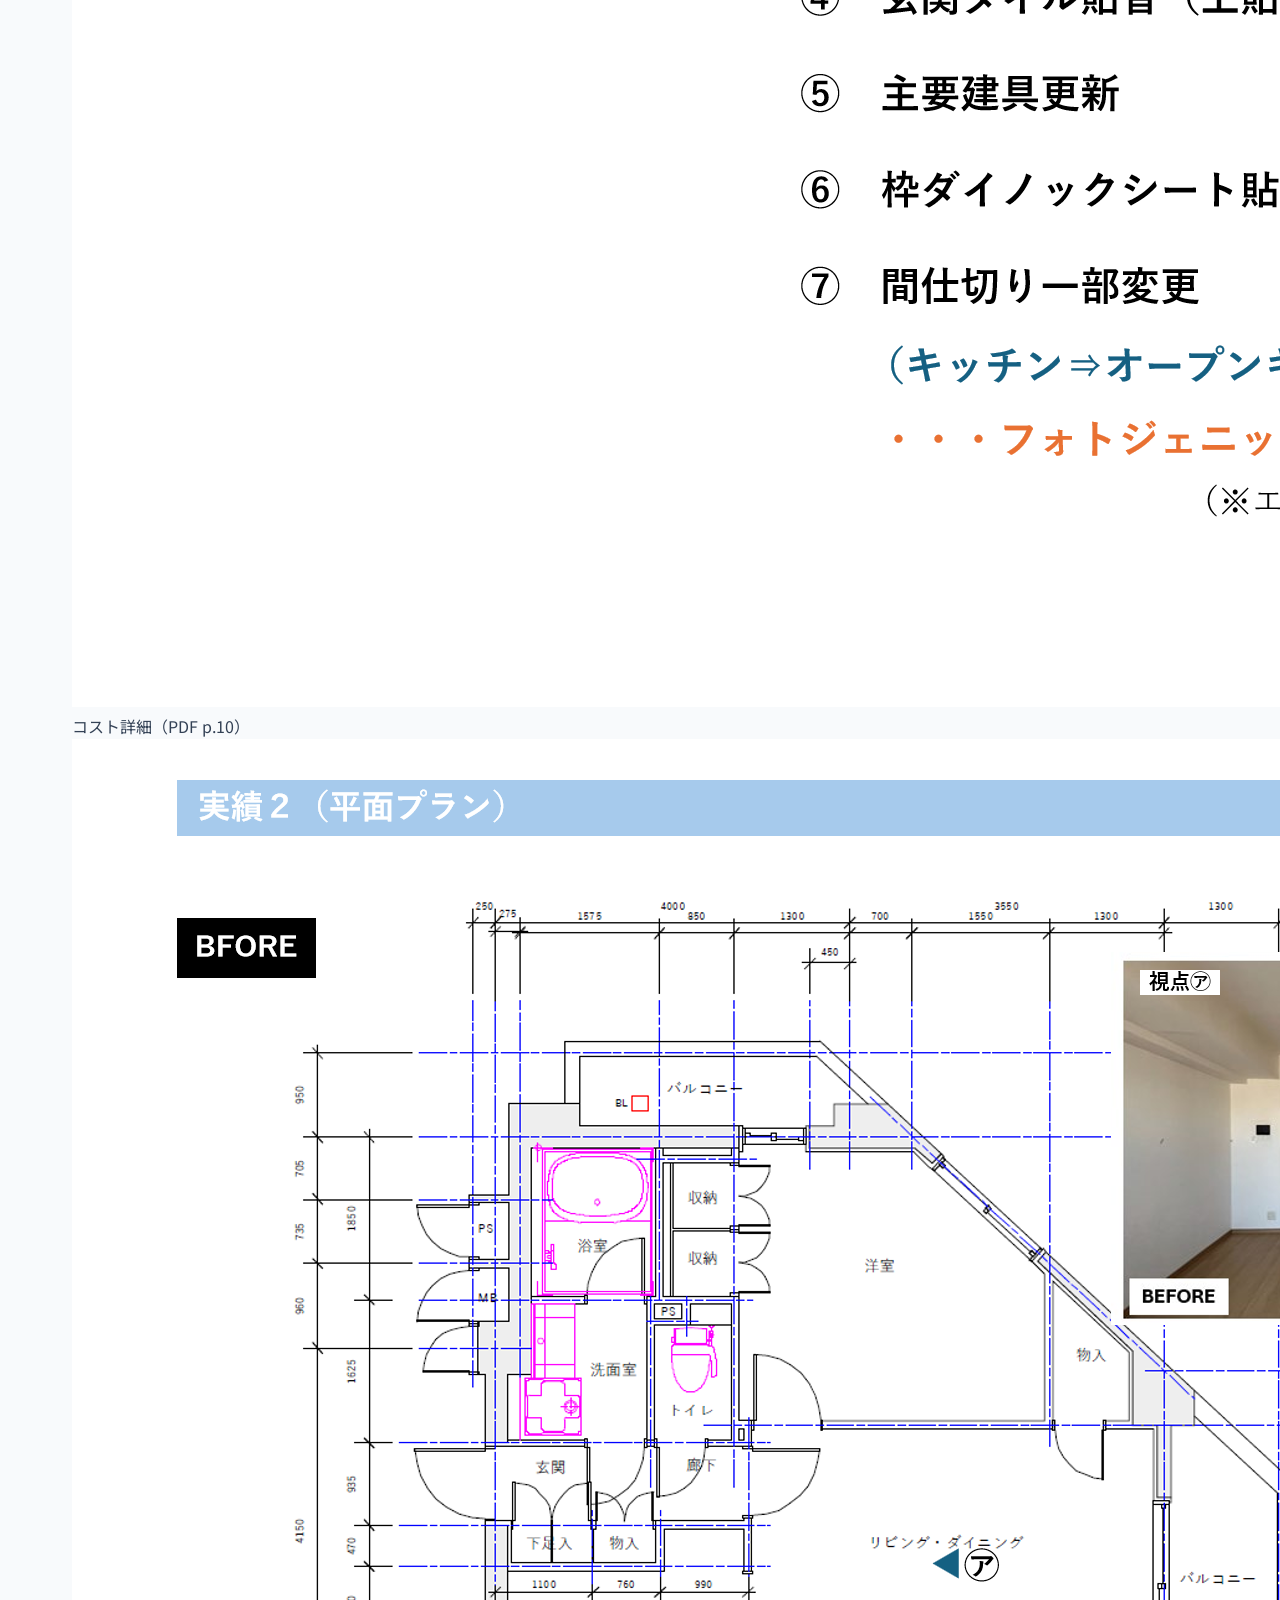
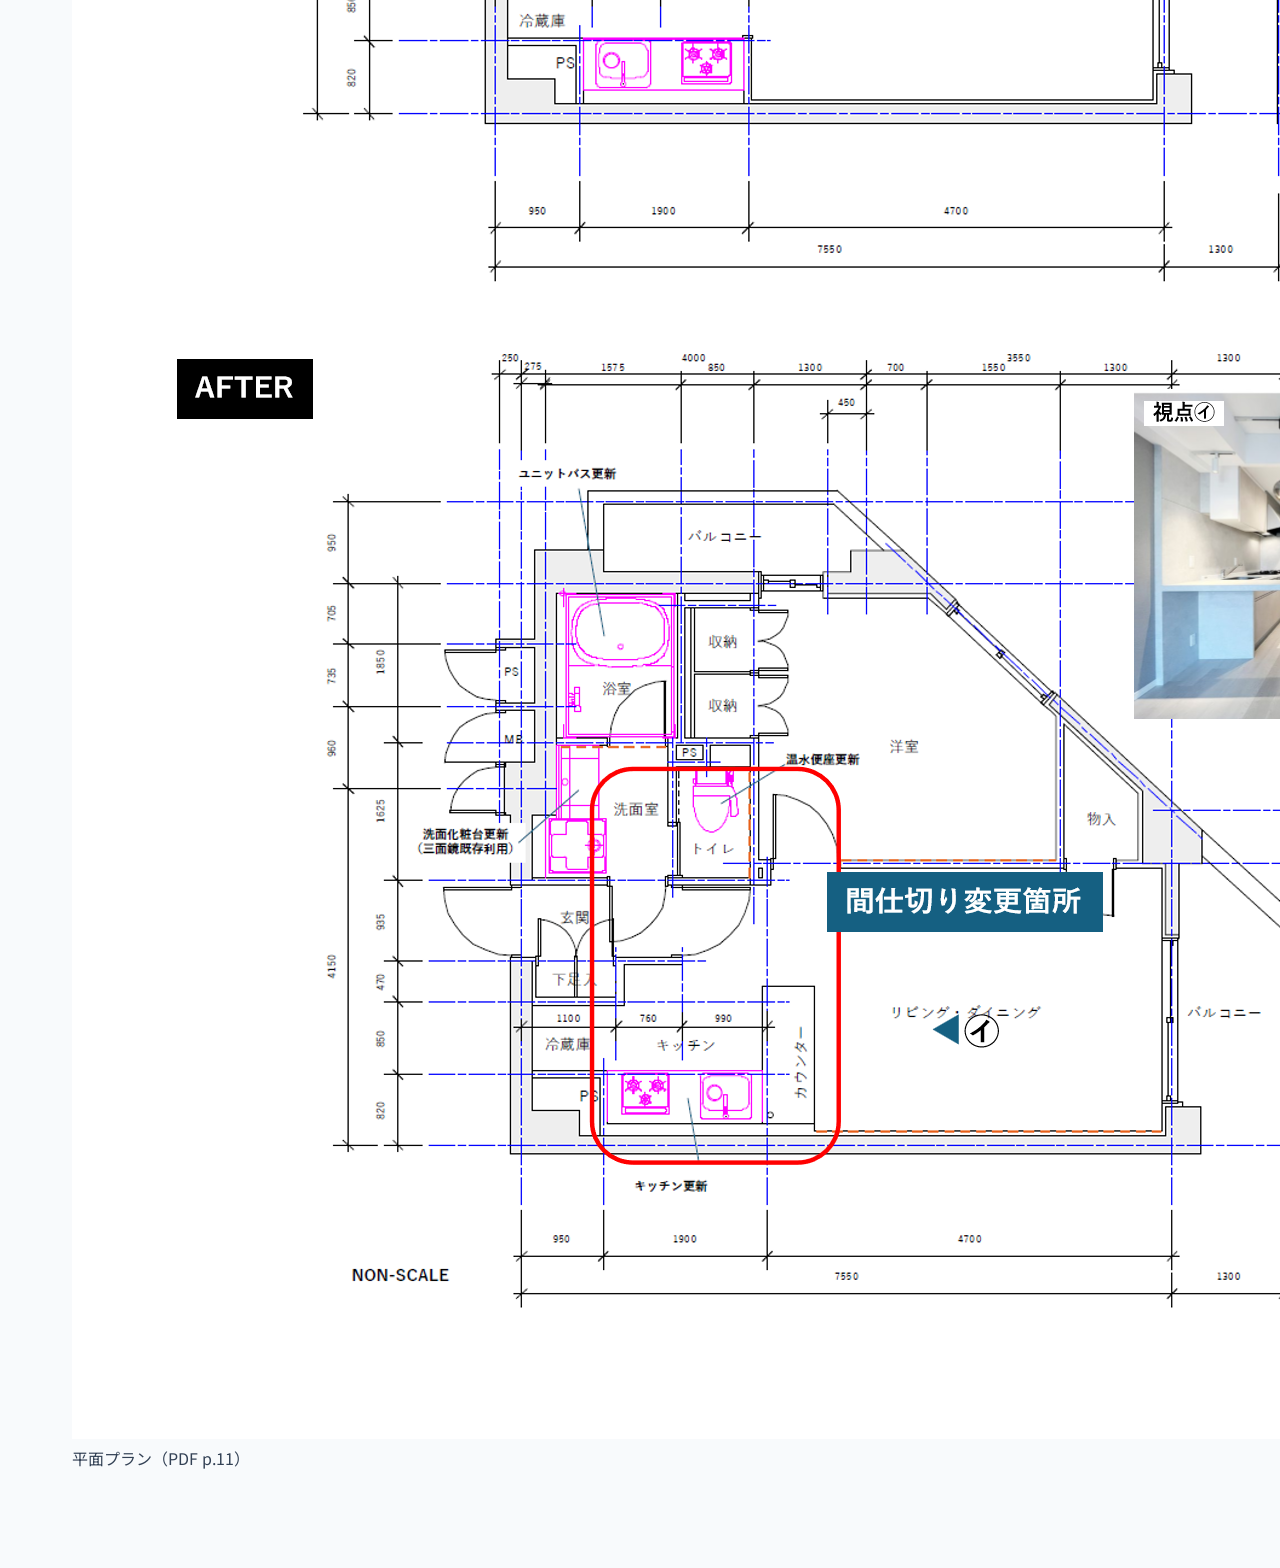
<file: works/case-2.html>
﻿<!doctype html>
<html lang="ja">
<head>
  <meta charset="utf-8">
  <meta name="viewport" content="width=device-width, initial-scale=1">
  <title>CASE 02 | G.A.Consulting</title>
  <link rel="preconnect" href="https://fonts.googleapis.com">
  <link rel="preconnect" href="https://fonts.gstatic.com" crossorigin>
  <link href="https://fonts.googleapis.com/css2?family=Noto+Sans+JP:wght@400;500;700;900&display=swap" rel="stylesheet">
  <link rel="stylesheet" href="../styles.css">
</head>
<body>
  <header class="site-header">
    <div class="container header-inner">
      <p class="brand">G.A.Consulting</p>
      <nav class="nav">
        <a href="../index.html#works">実績一覧へ戻る</a>
      </nav>
    </div>
  </header>

  <main class="section">
    <div class="container">
      <p class="breadcrumb"><a href="../index.html">HOME</a> / 実績詳細 / CASE 02</p>
      <h1 class="detail-title">CASE 02 専有面積45.52㎡（13.77坪）</h1>

      <div class="kpi-grid">
        <div><dt>施工費</dt><dd>450万円</dd></div>
        <div><dt>坪単価</dt><dd>33万円</dd></div>
        <div><dt>主な目的</dt><dd>フォトジェニック化と体感面積拡大</dd></div>
      </div>

      <div class="detail-layout">
        <figure>
          <img src="../assets/thumb-case-2.png" alt="CASE02 象徴画像" class="detail-hero-image">
          <figcaption>象徴カット</figcaption>
        </figure>
        <div class="detail-text">
          <h2>工事項目</h2>
          <ul>
            <li>住設更新（キッチン・バス・トイレ）</li>
            <li>床・壁・天井の貼り替え（床は上貼り）</li>
            <li>玄関タイル貼替（上貼り）・主要建具更新</li>
            <li>枠ダイノックシート貼</li>
            <li>間仕切り一部変更（オープンキッチン化、廊下縮小）</li>
          </ul>
          <p>詳細図面・平面変更箇所は下記資料ビューで確認できます。</p>
        </div>
      </div>

      <div class="doc-grid">
        <figure>
          <img src="../assets/page-10.png" alt="CASE02 コスト詳細">
          <figcaption>コスト詳細（PDF p.10）</figcaption>
        </figure>
        <figure>
          <img src="../assets/page-11.png" alt="CASE02 平面プラン">
          <figcaption>平面プラン（PDF p.11）</figcaption>
        </figure>
      </div>
    </div>
  </main>
</body>
</html>
</file>
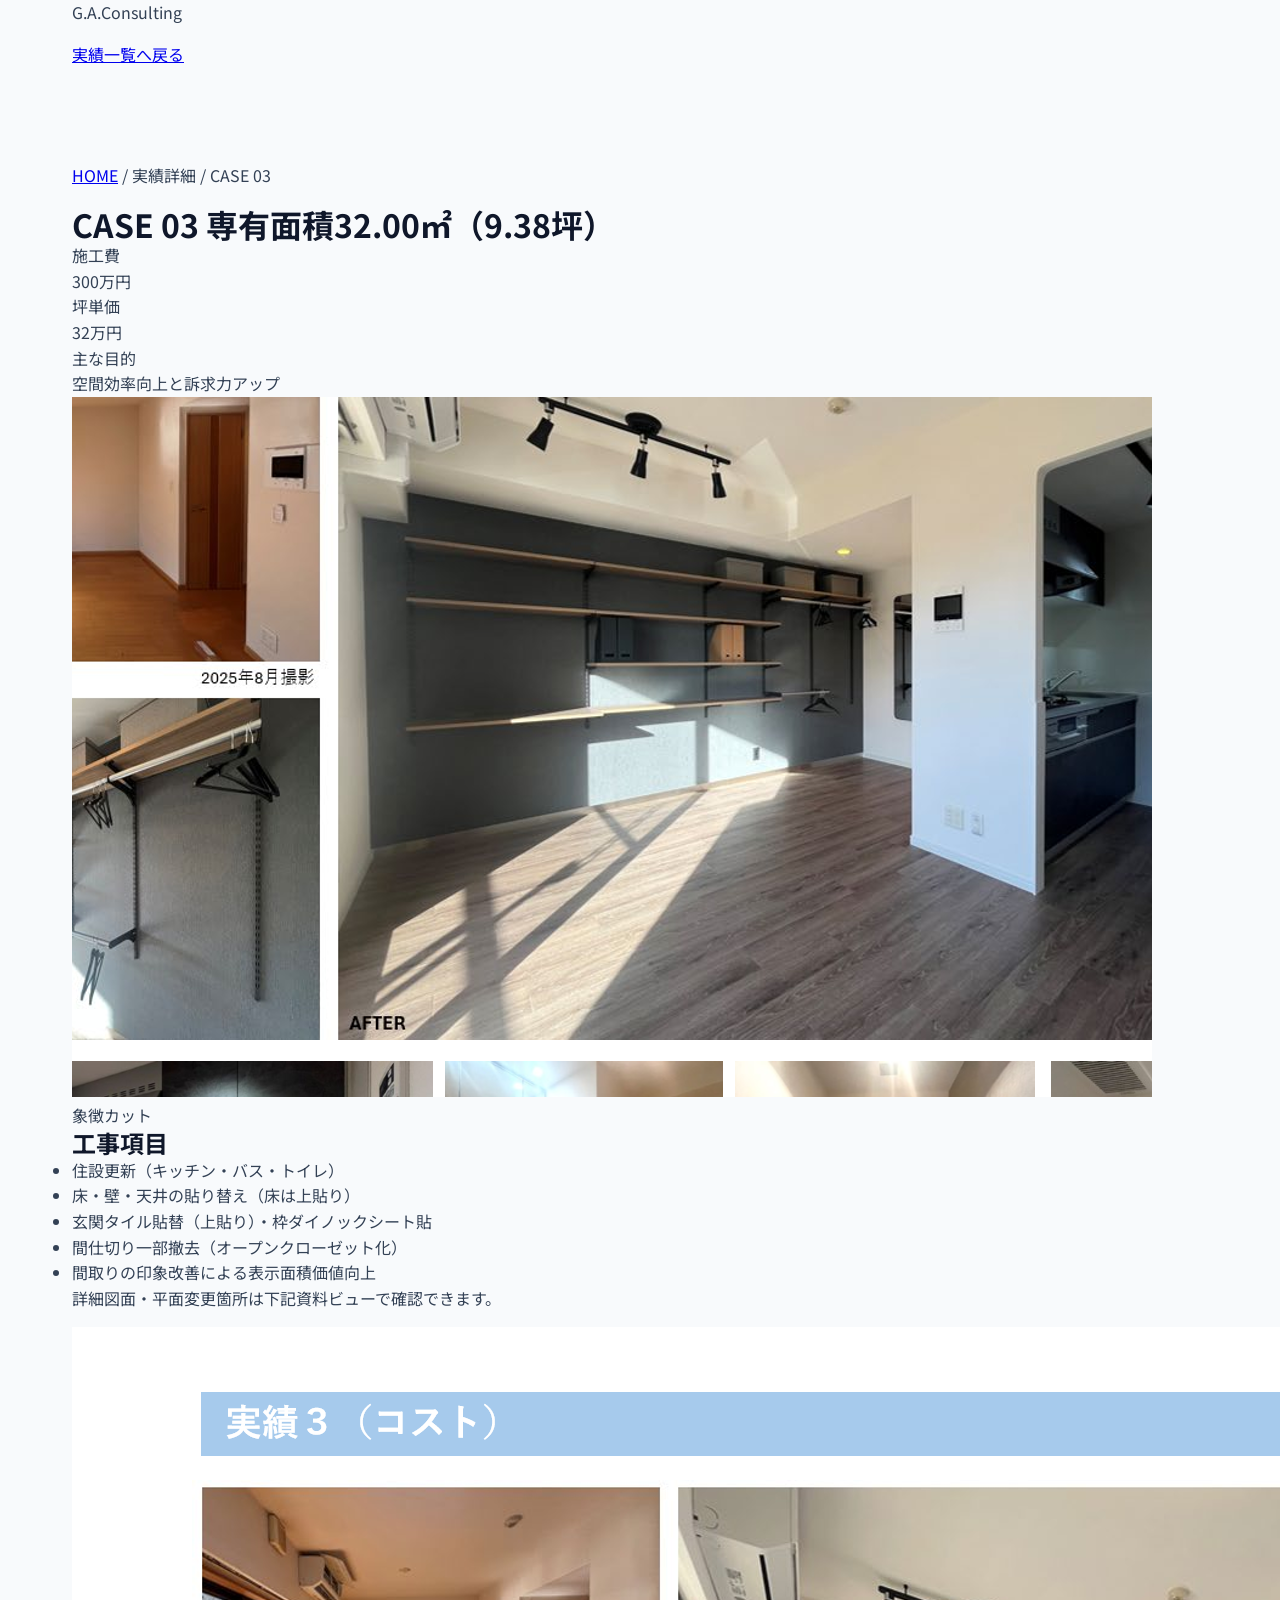
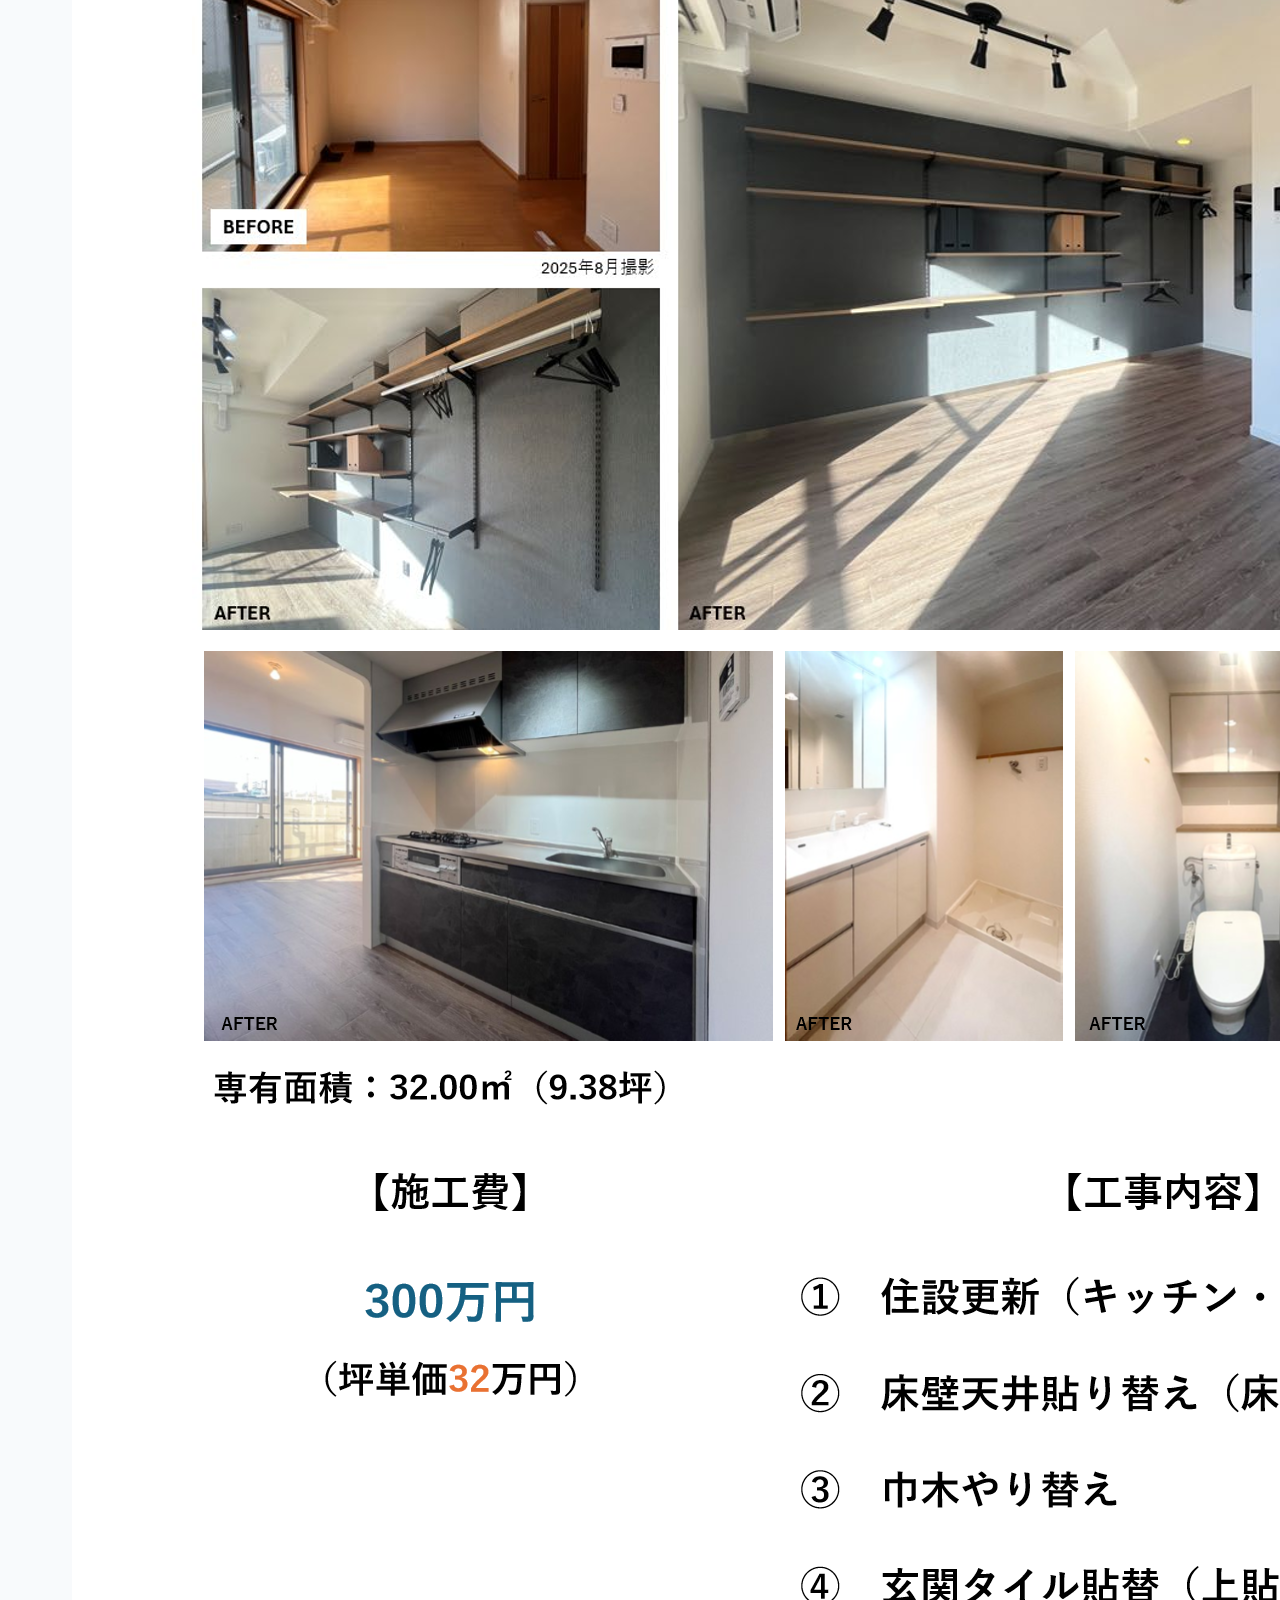
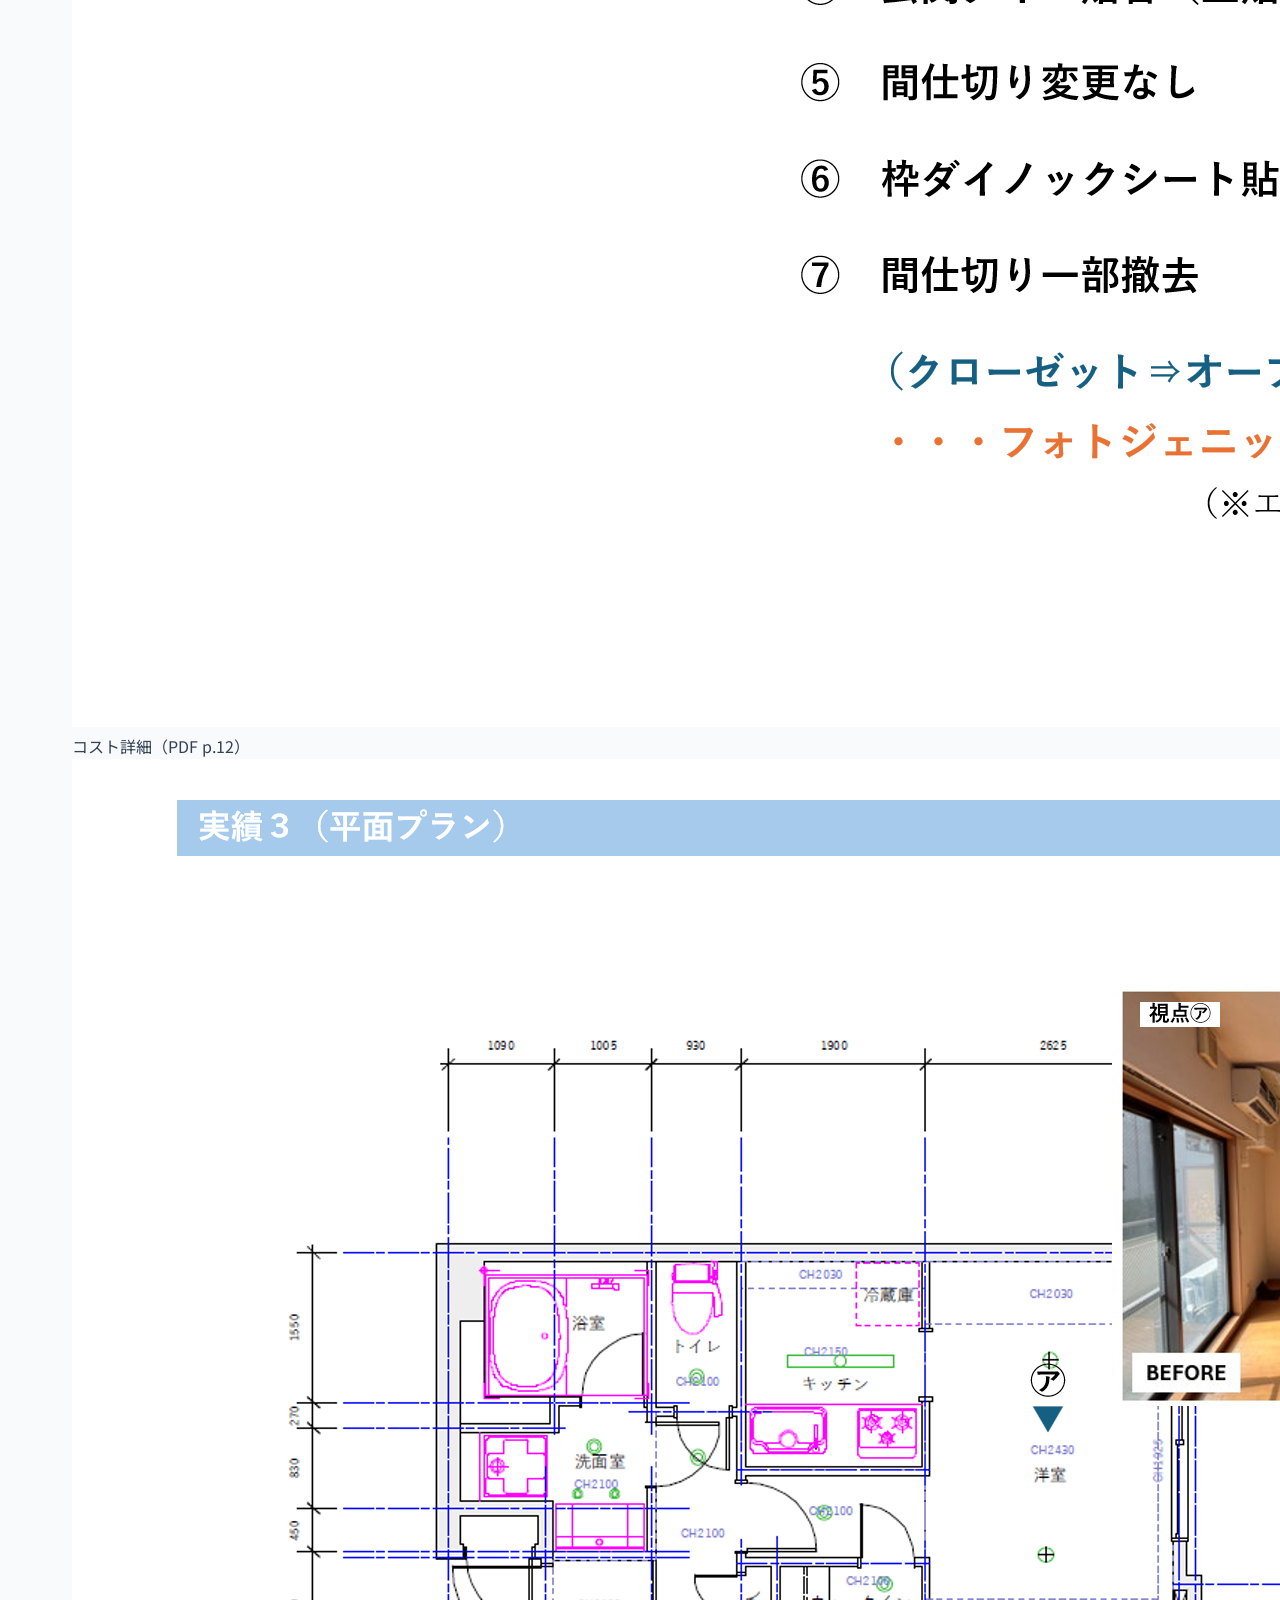
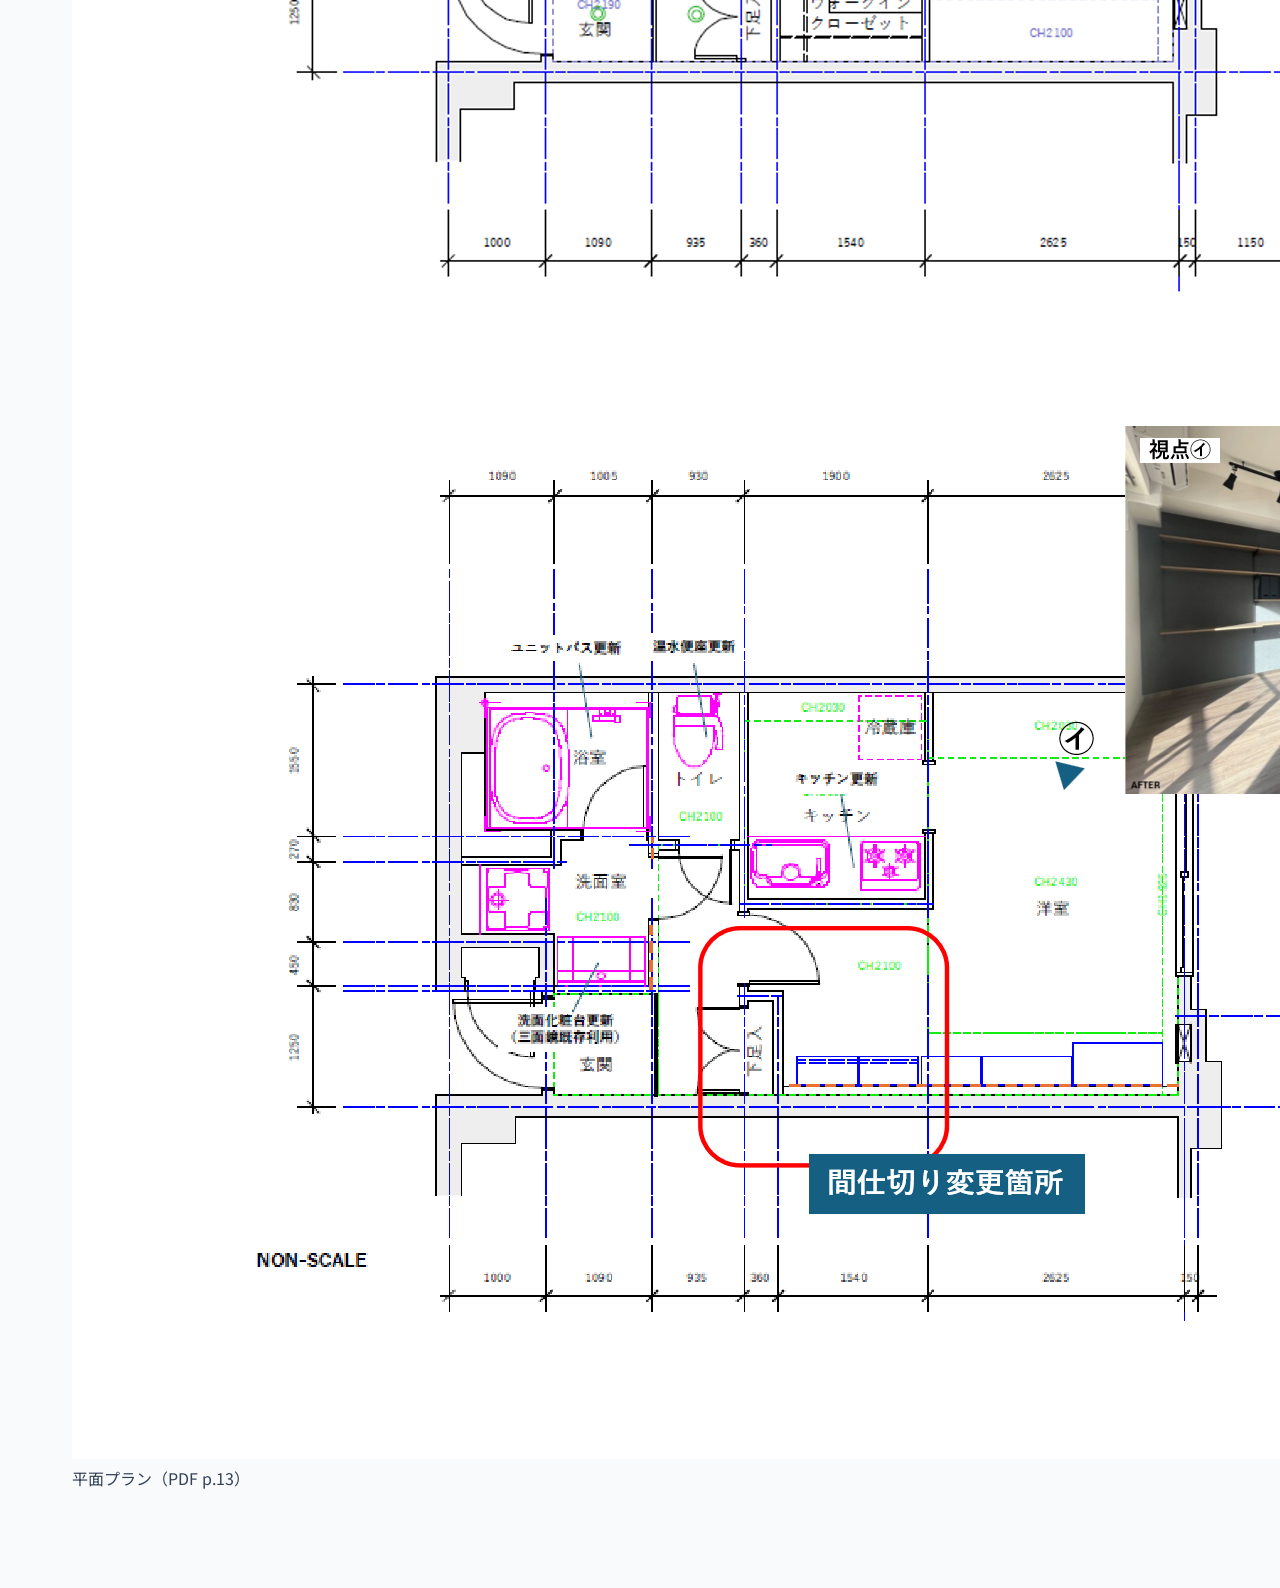
<file: works/case-3.html>
﻿<!doctype html>
<html lang="ja">
<head>
  <meta charset="utf-8">
  <meta name="viewport" content="width=device-width, initial-scale=1">
  <title>CASE 03 | G.A.Consulting</title>
  <link rel="preconnect" href="https://fonts.googleapis.com">
  <link rel="preconnect" href="https://fonts.gstatic.com" crossorigin>
  <link href="https://fonts.googleapis.com/css2?family=Noto+Sans+JP:wght@400;500;700;900&display=swap" rel="stylesheet">
  <link rel="stylesheet" href="../styles.css">
</head>
<body>
  <header class="site-header">
    <div class="container header-inner">
      <p class="brand">G.A.Consulting</p>
      <nav class="nav">
        <a href="../index.html#works">実績一覧へ戻る</a>
      </nav>
    </div>
  </header>

  <main class="section">
    <div class="container">
      <p class="breadcrumb"><a href="../index.html">HOME</a> / 実績詳細 / CASE 03</p>
      <h1 class="detail-title">CASE 03 専有面積32.00㎡（9.38坪）</h1>

      <div class="kpi-grid">
        <div><dt>施工費</dt><dd>300万円</dd></div>
        <div><dt>坪単価</dt><dd>32万円</dd></div>
        <div><dt>主な目的</dt><dd>空間効率向上と訴求力アップ</dd></div>
      </div>

      <div class="detail-layout">
        <figure>
          <img src="../assets/thumb-case-3.png" alt="CASE03 象徴画像" class="detail-hero-image">
          <figcaption>象徴カット</figcaption>
        </figure>
        <div class="detail-text">
          <h2>工事項目</h2>
          <ul>
            <li>住設更新（キッチン・バス・トイレ）</li>
            <li>床・壁・天井の貼り替え（床は上貼り）</li>
            <li>玄関タイル貼替（上貼り）・枠ダイノックシート貼</li>
            <li>間仕切り一部撤去（オープンクローゼット化）</li>
            <li>間取りの印象改善による表示面積価値向上</li>
          </ul>
          <p>詳細図面・平面変更箇所は下記資料ビューで確認できます。</p>
        </div>
      </div>

      <div class="doc-grid">
        <figure>
          <img src="../assets/page-12.png" alt="CASE03 コスト詳細">
          <figcaption>コスト詳細（PDF p.12）</figcaption>
        </figure>
        <figure>
          <img src="../assets/page-13.png" alt="CASE03 平面プラン">
          <figcaption>平面プラン（PDF p.13）</figcaption>
        </figure>
      </div>
    </div>
  </main>
</body>
</html>
</file>
<file: styles.css>
:root {
    /* Color Palette - Intellectual & Trust */
    --primary: #0F172A;
    /* Deep Navy Blue (Original) */
    --primary-light: #1E293B;
    --accent: #D4AF37;
    /* Subtle Gold */
    --accent-hover: #F3C453;
    --text-main: #334155;
    --text-muted: #64748B;
    --bg-main: #F8FAFC;
    --bg-alt: #FFFFFF;
    --glass-bg: rgba(255, 255, 255, 0.85);
    --glass-border: rgba(255, 255, 255, 0.2);
    --shadow-subtle: 0 4px 15px rgba(0, 0, 0, 0.05);
    --shadow-hover: 0 20px 40px rgba(15, 23, 42, 0.25);
}

.nowrap {
    display: inline-block;
    white-space: nowrap;
}

/* PC/スマホ表示切り替え用ユーティリティ */
.pc-only {
    display: block;
}

br.pc-only {
    display: initial;
}

.mobile-only {
    display: none;
}

/* スマホ専用改行：PCでは非表示、モバイルで有効化 */
.mobile-br {
    display: none;
}

.ib {
    display: inline-block;
    white-space: nowrap;
}

* {
    margin: 0;
    padding: 0;
    box-sizing: border-box;
}

html {
    scroll-behavior: smooth;
}

html {
    scroll-behavior: smooth;
}

body {
    font-family: 'Inter', 'Noto Sans JP', sans-serif;
    color: var(--text-main);
    background-color: var(--bg-main);
    line-height: 1.6;
    overflow-x: hidden;
}

.container {
    width: 100%;
    max-width: 1200px;
    margin: 0 auto;
    padding: 0 2rem;
}

/* Typography */
h1,
h2,
h3,
h4 {
    color: var(--primary);
    line-height: 1.2;
}

p {
    margin-bottom: 1rem;
}

/* Buttons */
.btn {
    display: inline-block;
    padding: 0.8rem 2rem;
    font-weight: 500;
    text-decoration: none;
    border-radius: 4px;
    transition: all 0.3s cubic-bezier(0.25, 0.8, 0.25, 1);
    cursor: pointer;
    letter-spacing: 0.5px;
}

.btn-primary {
    background-color: var(--accent);
    color: var(--primary);
    box-shadow: 0 4px 14px 0 rgba(212, 175, 55, 0.39);
}

.btn-primary:hover {
    background-color: var(--accent-hover);
    transform: translateY(-2px);
    box-shadow: 0 6px 20px rgba(212, 175, 55, 0.5);
}

/* Navigation */
.navbar {
    position: fixed;
    top: 0;
    width: 100%;
    z-index: 1000;
    transition: all 0.4s ease;
    padding: 1.5rem 0;
    background: transparent;
}

.navbar.scrolled {
    background: var(--glass-bg);
    backdrop-filter: blur(12px);
    -webkit-backdrop-filter: blur(12px);
    box-shadow: var(--shadow-subtle);
    padding: 1rem 0;
}

.nav-container {
    max-width: 1200px;
    margin: 0 auto;
    padding: 0 2rem;
    display: flex;
    justify-content: space-between;
    align-items: center;
    flex-wrap: wrap !important; /* Force natural vertical wrapping on small viewports */
}

.logo {
    font-size: 1.5rem;
    font-weight: 700;
    color: var(--primary);
    text-decoration: none;
    letter-spacing: 1px;
    display: flex;
    align-items: center;
}

.logo-img {
    height: 57px;
    width: auto;
    display: block;
    object-fit: contain;
}

.footer-logo-img {
    height: 60px;
    width: auto;
    margin: 0 auto 0.5rem;
    display: block;
}

.navbar.scrolled .logo,
.navbar.scrolled .nav-links a {
    color: var(--primary);
}

.navbar.transparent .logo,
.navbar.transparent .nav-links a {
    color: #fff;
    text-shadow: 0 2px 4px rgba(0, 0, 0, 0.5);
}

.nav-links {
    display: flex;
    gap: 2rem;
    align-items: center;
    flex-wrap: wrap !important; /* Force link wrapping inside mobile navbar */
}

.nav-links a {
    text-decoration: none;
    font-weight: 500;
    font-size: 1.4rem;
    transition: color 0.3s ease;
    position: relative;
    text-align: center;
    line-height: 1.2;
}

.nav-links a::after {
    content: '';
    position: absolute;
    width: 0;
    height: 2px;
    bottom: -4px;
    left: 0;
    background-color: var(--accent);
    transition: width 0.3s ease;
}

.nav-links a:hover::after {
    width: 100%;
}

/* Hero Section */
.hero {
    position: relative;
    height: 100vh;
    min-height: 600px;
    display: flex;
    align-items: center;
    justify-content: center;
    background-image: url('images/hp-title.jpg');
    background-size: cover;
    background-position: center;
    overflow: hidden;
}

/* Abstract architectural background elements */
.hero::before {
    content: '';
    position: absolute;
    width: 150vw;
    height: 150vw;
    border: 1px solid rgba(255, 255, 255, 0.05);
    border-radius: 50%;
    top: -50vw;
    right: -25vw;
}

.hero::after {
    content: '';
    position: absolute;
    width: 100vw;
    height: 100vw;
    border: 1px solid rgba(212, 175, 55, 0.1);
    border-radius: 50%;
    bottom: -50vw;
    left: -20vw;
}

.hero-content {
    position: relative;
    z-index: 2;
    text-align: center;
    color: white;
    max-width: 800px;
    padding: 0 2rem;
    opacity: 0;
    transform: translateY(30px);
    animation: fadeUp 1s cubic-bezier(0.16, 1, 0.3, 1) forwards 0.3s;
}

.hero-title {
    color: white;
    font-size: 3.5rem;
    margin-bottom: 1.5rem;
    letter-spacing: -1px;
    font-weight: 700;
}

.hero-subtitle {
    font-size: 1.2rem;
    margin-bottom: 2.5rem;
    color: rgba(255, 255, 255, 0.8);
    font-weight: 400;
}

.hero-watermark {
    position: absolute;
    bottom: 30px;
    right: 30px;
    background-color: rgba(15, 23, 42, 0.4);
    /* Thinner navy transparency */
    color: white;
    padding: 6px 16px;
    font-size: 0.95rem;
    font-weight: 500;
    z-index: 5;
    letter-spacing: 0.05em;
    pointer-events: none;
}

/* Sections General */
.section {
    padding: 6rem 0;
}

.section-header {
    text-align: center;
    margin-bottom: 4rem;
}

.section-title {
    font-size: 2.5rem;
    margin-bottom: 1rem;
    position: relative;
    display: inline-block;
}

.section-title::after {
    content: '';
    position: absolute;
    width: 40px;
    height: 3px;
    background-color: var(--accent);
    bottom: -10px;
    left: 50%;
    transform: translateX(-50%);
}

.section-description {
    color: var(--text-muted);
    font-size: 1.1rem;
}

/* About Section */
.about-grid {
    display: grid;
    grid-template-columns: 1fr;
    /* Mobile first: 1 column by default */
    gap: 4rem;
    align-items: center;
}

.about-text {
    font-size: 1.1rem;
    color: var(--text-main);
}

.about-paragraph {
    position: relative;
    padding-left: 1.2rem;
    margin-bottom: 3rem;
    line-height: 1.8;
}

.about-paragraph::before {
    content: '';
    position: absolute;
    left: 0;
    top: 0;
    bottom: 0;
    width: 4px;
    background-color: #cbd5e1;
}

.about-block-title {
    font-size: 1.4rem;
    font-weight: 700;
    color: var(--primary);
    margin-bottom: 0.5rem;
    line-height: 1.2;
}

.about-paragraph p {
    margin-bottom: 0;
}

.text-accent-blue {
    color: #3b5a82;
    font-weight: 700;
}

.about-image-wrapper {
    width: 100%;
    border-radius: 0;
    overflow: hidden;
    box-shadow: var(--shadow-hover);
    position: relative;
    background: var(--primary);
}

.about-img {
    width: 100%;
    height: auto;
    display: block;
    object-fit: cover;
    transition: transform 0.5s ease;
}

.about-image-wrapper:hover .about-img {
    transform: scale(1.5);
}

.glass-card {
    background: var(--glass-bg);
    backdrop-filter: blur(16px);
    -webkit-backdrop-filter: blur(16px);
    border: 1px solid var(--glass-border);
    border-radius: 12px;
    padding: 2.5rem;
    box-shadow: var(--shadow-subtle);
}

.structure-card {
    height: 300px;
    display: flex;
    flex-direction: column;
    justify-content: center;
    align-items: center;
    position: relative;
    background: linear-gradient(135deg, #f8fafc 0%, #e2e8f0 100%);
    overflow: hidden;
}

.structure-line {
    width: 60%;
    height: 2px;
    background-color: var(--primary);
    margin: 10px 0;
    position: relative;
    opacity: 0.3;
}

.line-1 {
    transform: translateX(-20px);
    width: 80%;
}

.line-2 {
    transform: translateX(20px);
}

.line-3 {
    transform: translateX(-10px);
    width: 40%;
}

.structure-card span {
    margin-top: 2rem;
    font-weight: 500;
    color: var(--primary-light);
    letter-spacing: 2px;
    text-transform: uppercase;
    font-size: 0.85rem;
}

/* Value Section */
.value-section {
    background-color: var(--bg-alt);
}

.value-cards {
    display: grid;
    grid-template-columns: 1fr;
    /* Mobile first: 1 column by default */
    gap: 1.5rem;
    margin-bottom: 5rem;
}

.value-card {
    background: white;
    padding: 2.5rem 2rem;
    border-radius: 12px;
    box-shadow: 0 10px 30px rgba(0, 0, 0, 0.05);
    transition: all 0.3s ease;
    text-align: left;
    text-decoration: none !important;
    /* Remove blue underline */
    color: inherit !important;
    display: block;
}

.value-card * {
    text-decoration: none !important;
}

.value-card:hover {
    transform: translateY(-5px);
    box-shadow: 0 20px 40px rgba(0, 0, 0, 0.08);
}

.card-header-row {
    display: flex !important;
    flex-direction: row !important;
    align-items: center;
    gap: 1.2rem;
    margin-bottom: 2rem;
}

.card-num {
    font-size: 2.2rem;
    font-weight: 700;
    color: #e2e8f0;
    /* Balanced grey as in Image (Right) */
    line-height: 1;
    margin: 0;
}

.card-tag {
    background: var(--primary);
    color: white;
    padding: 0.4rem 1.2rem;
    border-radius: 4px;
    font-size: 1rem;
    font-weight: 700;
    white-space: nowrap;
    margin: 0;
}

.card-text {
    color: var(--text-main);
    font-size: 0.95rem;
    line-height: 1.8;
}

/* Value Flow Section */
.value-flow {
    max-width: 900px;
    margin: 0 auto;
    padding: 4rem 2rem;
    background: var(--bg-main);
    border-radius: 12px;
}

.text-navy-bold {
    color: #002B5B;
    /* GAC Logo Navy */
    font-weight: 700;
}

.flow-header {
    text-align: center;
    margin-bottom: 3rem;
}

.flow-title {
    font-size: 1.8rem;
    color: var(--primary);
    margin-bottom: 0.5rem;
}

.flow-subtitle {
    color: var(--text-muted);
    font-size: 0.9rem;
    margin-bottom: 2rem;
}

.flow-message-box {
    display: inline-block;
    padding: 1.2rem 2.5rem;
    max-width: 95%;
    /* スマホでもはみ出さないように */
    border: 1px solid #e2e8f0;
    background-color: white;
    border-radius: 12px;
    box-shadow: 0 10px 25px rgba(0, 0, 0, 0.05);
    margin: 1rem auto 0;
}

.flow-message-box p {
    color: var(--primary);
    font-weight: 700;
    font-size: 1.0rem;
    margin: 0;
    line-height: 2em;
    text-align: center;
    /* Maintained center-align for PC */
}

/* Flow Images Grid */
.flow-images-grid {
    display: flex;
    gap: 0.8rem;
    margin: 1rem 0;
}

.flow-img-wrapper {
    position: relative;
    border-radius: 4px;
    overflow: hidden;
    border: 1px solid #e2e8f0;
    flex: 0 1 auto;
    /* 自然な幅を維持 */
}

.flow-img-wrapper img {
    height: 220px;
    /* PC版では上下（高さ）を揃える */
    width: auto;
    max-width: 100%;
    display: block;
    object-fit: contain;
    /* トリミングしない */
}

.img-label {
    position: absolute;
    top: 0;
    left: 0;
    background: #475569;
    color: white;
    padding: 0.2rem 0.6rem;
    font-size: 0.75rem;
    font-weight: 500;
}

.flow-container {
    display: flex;
    flex-direction: column;
    gap: 0;
}

.flow-item {
    display: grid;
    grid-template-columns: 200px 1fr;
    gap: 2rem;
    padding: 2rem 0;
    scroll-margin-top: 120px;
    /* Offset to keep target title visible below the header */
}

.flow-side {
    text-align: right;
    display: flex;
    flex-direction: column;
    justify-content: flex-start;
    padding-top: 5px;
    /* Precision downward shift to match tag row center */
}

.phase-title {
    font-weight: 700;
    color: var(--primary);
    font-size: 1.1rem;
    line-height: 1;
    /* Match header row */
}

.phase-duration {
    color: var(--text-muted);
    font-size: 0.85rem;
    margin-top: 0.2rem;
}

.flow-main {
    position: relative;
    padding-left: 2.2rem;
    padding-bottom: 2.5rem;
    /* 矢印の位置を下げるために余白を追加 */
}

/* The Vertical Line */
.flow-main::before {
    content: '';
    position: absolute;
    left: 0;
    top: 0;
    width: 3px;
    height: 100%;
    background: #cbd5e1;
    z-index: 1;
}

/* Only Phase 1 line starts from the number's center */
.flow-item:first-of-type .flow-main::before {
    top: 15px;
    height: calc(100% - 15px);
}

/* Only last phase line ends at the number's center */
.flow-item:last-of-type .flow-main::before {
    height: 15px;
}

.flow-dot {
    position: absolute;
    left: 1.5px;
    transform: translateX(-50%);
    top: 5px;
    /* Precision downward shift to match tag center */
    width: 2.5rem;
    /* Fixed width to ensure stable centering regardless of font glyph width */
    text-align: center;
    font-size: 1.4rem;
    font-weight: 800;
    color: #cbd5e1;
    background: #f8fafc;
    z-index: 2;
    line-height: 1;
    letter-spacing: -0.05em;
}

/* Mask the timeline line sticking out above the numbers */
.flow-dot::before {
    content: '';
    position: absolute;
    top: -10px;
    left: 0;
    right: 0;
    height: 10px;
    background: #f8fafc;
    /* Match Value Flow background */
    z-index: -1;
}

/* Arrow at the bottom of the line */
.flow-main::after {
    content: '';
    position: absolute;
    left: -5.5px;
    /* Centered on 3px line (center at 1.5px, width 14px -> 1.5 - 7 = -5.5) */
    bottom: 0;
    width: 0;
    height: 0;
    border-left: 7px solid transparent;
    border-right: 7px solid transparent;
    border-top: 11px solid #cbd5e1;
    z-index: 2;
}

.flow-item:last-child .flow-main {
    border-left-color: transparent;
}

.flow-item:last-child .flow-main::before,
.flow-item:last-child .flow-main::after {
    display: none !important;
}

.flow-tag-row {
    display: flex;
    align-items: center;
    gap: 1.5rem;
    margin-bottom: 1rem;
    flex-wrap: wrap;
}

.flow-tag {
    display: inline-block;
    background: var(--primary);
    color: white;
    padding: 0.3rem 1rem;
    border-radius: 4px;
    font-size: 0.85rem;
    font-weight: 600;
}

.flow-catchphrase {
    color: var(--primary);
    font-weight: 700;
    font-size: 1rem;
    position: relative;
}

.flow-catchphrase::before {
    content: '';
    position: absolute;
    left: -1rem;
    top: 50%;
    width: 4px;
    height: 4px;
    background: var(--accent);
    border-radius: 50%;
    transform: translateY(-50%);
}

.flow-content ol {
    list-style: none;
    counter-reset: flow-counter;
}

.flow-content ol>li {
    counter-increment: flow-counter;
    position: relative;
    padding-left: 2rem;
    margin-bottom: 1rem;
    color: var(--text-main);
}

.flow-content ol>li:last-child {
    margin-bottom: 0;
}

.flow-content ol>li::before {
    content: counter(flow-counter);
    position: absolute;
    left: 0;
    top: 2px;
    width: 1.4rem;
    height: 1.4rem;
    background: #e2e8f0;
    color: var(--primary);
    border-radius: 50%;
    display: flex;
    align-items: center;
    justify-content: center;
    font-size: 0.75rem;
    font-weight: 700;
}

.sub-card {
    background: white;
    border: 1px solid #e2e8f0;
    padding: 1rem;
    border-radius: 6px;
    margin-top: 0.5rem;
    font-size: 0.9rem;
    color: var(--text-muted);
    border-left: 4px solid var(--accent);
}

.flow-divider {
    display: block;
    /* グリッドではなくブロックとして扱う */
    width: fit-content;
    /* 文字数に合わせる */
    margin: 1.5rem 0 1.5rem 232px;
    /* 左端から縦線の位置（232px）までマージンを取る */
    transform: translateX(-50%);
    /* 自分の幅の半分だけ戻して、線を中央にする */
    padding: 0.8rem 2.5rem;
    background: #f0f7ff;
    border: 1px solid #cbd5e1;
    border-radius: 4px;
    font-weight: 700;
    font-size: 0.9rem;
    color: var(--primary);
    white-space: nowrap;
    /* 改行を防いで幅を安定させる */
    z-index: 5;
    position: relative;
}

.flow-divider span {
    font-weight: normal;
    font-size: 0.8rem;
    color: var(--text-muted);
}

.duration-guide {
    margin-top: 1.5rem;
    padding-top: 1.5rem;
    border-top: 1px dashed #cbd5e1;
}

.duration-guide strong {
    display: block;
    margin-bottom: 0.8rem;
    font-size: 0.9rem;
    color: var(--primary);
}

.duration-guide small {
    display: block;
    margin-top: 1rem;
    color: var(--text-muted);
}

/* Company Section */
.company-table-wrapper {
    max-width: 800px;
    margin: 0 auto;
    padding: 0;
    overflow: hidden;
}

.company-table {
    width: 100%;
    border-collapse: collapse;
    background: white;
}

.company-table th,
.company-table td {
    padding: 1.5rem;
    border-bottom: 1px solid #e2e8f0;
    text-align: left;
}

.company-table tr:last-child th,
.company-table tr:last-child td {
    border-bottom: none;
}

.company-table th {
    width: 30%;
    color: var(--primary);
    font-weight: 500;
    background-color: #f8fafc;
}

.company-table td {
    color: var(--text-main);
}

/* Representative Profile */
.representative-profile {
    max-width: 800px;
    margin: 4rem auto 0;
}

.profile-header {
    text-align: left;
    margin-bottom: 1.5rem;
}

.profile-header h3 {
    font-size: 1.4rem;
    color: var(--primary);
    margin-bottom: 0.2rem;
}

.profile-header p {
    font-size: 0.9rem;
    color: var(--text-muted);
}

.profile-card {
    background: white;
    padding: 2.5rem;
    border-radius: 8px;
    box-shadow: var(--shadow-subtle);
}

.profile-card h4 {
    font-size: 1.2rem;
    color: var(--text-main);
    margin-bottom: 1.5rem;
    padding-bottom: 1rem;
    border-bottom: 1px solid #e2e8f0;
    display: flex;
    align-items: center;
    gap: 0.5rem;
}

.profile-card h4 span {
    font-size: 0.95rem;
    color: var(--text-muted);
    font-weight: normal;
}

.profile-card p {
    line-height: 1.8;
    color: var(--text-muted);
    margin-bottom: 1.5rem;
}

.profile-card p:last-child {
    margin-bottom: 0;
}

/* Footer */
.footer {
    background-color: var(--primary);
    color: white;
    padding: 1.5rem 0;
}

.footer-content {
    display: none;
}

.footer-brand h2 {
    color: white;
    margin-bottom: 0.5rem;
}

.footer-brand p {
    color: rgba(255, 255, 255, 0.6);
    font-size: 0.9rem;
}

.footer-contact {
    text-align: right;
    color: rgba(255, 255, 255, 0.8);
    font-size: 0.9rem;
}

.footer-bottom {
    text-align: center;
    color: rgba(255, 255, 255, 0.4);
    font-size: 0.8rem;
}

/* Animations */
@keyframes fadeUp {
    from {
        opacity: 0;
        transform: translateY(30px);
    }

    to {
        opacity: 1;
        transform: translateY(0);
    }
}

.fade-in {
    opacity: 0;
    transform: translateY(20px);
    transition: opacity 0.8s cubic-bezier(0.16, 1, 0.3, 1), transform 0.8s cubic-bezier(0.16, 1, 0.3, 1);
}

.fade-in.visible {
    opacity: 1;
    transform: translateY(0);
}

/* Professional Team Section */
.team-section {
    background-color: var(--bg-alt);
}

.team-content {
    max-width: 800px;
    margin: 0 auto;
}

.team-content {
    max-width: 950px;
    margin: 0 auto;
}

.team-long-description {
    line-height: 2;
    color: var(--text-main);
    margin-bottom: 3.5rem;
    text-align: center;
    /* Maintained center-align for PC */
    font-weight: 500;
}

.team-stats-wrapper {
    display: flex;
    justify-content: center;
}

.team-stats-list {
    list-style: none;
    padding: 0;
    display: flex;
    flex-direction: column;
    gap: 1.2rem;
}

.team-stats-list li {
    font-size: 1.1rem;
    display: flex;
    align-items: center;
    justify-content: space-between;
    width: 420px;
    /* Expanded from 320px to fit longer qualification titles in one line */
}

.team-stats-list .qualification {
    color: var(--text-main);
    font-weight: 500;
}

.team-stats-list .count {
    color: var(--primary);
    font-weight: 700;
    font-size: 1.2rem;
    min-width: 60px;
    /* 数字エリアの幅を固定してズレを防止 */
    text-align: right;
    /* 右端にピタッと揃える */
}

.design-division {
    margin-top: 4rem;
    padding: 2.5rem 2rem;
    border: 1.5px solid var(--primary);
    text-align: center;
    background: white;
    max-width: 830px;
    margin-left: auto;
    margin-right: auto;
}

.design-division-header {
    font-size: 1.6rem;
    color: var(--text-main);
    margin-bottom: 1rem;
    letter-spacing: 0.05em;
    font-weight: 700;
}

.design-division-header .divider {
    font-weight: normal;
    color: #cbd5e1;
    margin: 0 0.8rem;
}

.design-division-header .brand-name {
    color: #777;
    font-weight: 900;
}

.mobile-br {
    display: none;
}

.design-division p {
    line-height: 1.8;
    color: var(--text-main);
    font-weight: 500;
    font-size: 1.05rem;
    margin-bottom: 0;
}

/* Renovation Works Page */
.renovation-works-section {
    padding: 144px 0 6rem 0;
    background-color: #ffffff;
    min-height: 80vh;
}

.rw-main-title {
    text-align: center;
    font-size: 1.8rem;
    font-weight: 700;
    color: #000;
    margin-bottom: 3.5rem;
    letter-spacing: 0.05em;
}

.rw-cards {
    display: flex;
    justify-content: center;
    gap: 2rem;
    flex-wrap: wrap;
    max-width: 1050px;
    margin: 0 auto;
}

.rw-card {
    width: 100%;
    max-width: 320px;
    display: flex;
    flex-direction: column;
    border: 1px solid var(--primary);
    background: #fff;
}

.rw-card-top {
    background-color: #888888;
    color: #ffffff;
    display: flex;
    padding: 0.5rem 1rem;
    align-items: center;
    height: 105px;
    box-sizing: border-box;
}

.rw-card-num {
    font-size: 1.6rem;
    font-family: 'Inter', sans-serif;
    font-weight: 800;
    line-height: 1;
    margin-right: 0.5rem;
    width: 35px;
}

.rw-card-title-group {
    flex: 1;
    text-align: center;
}

.rw-card-title {
    font-size: 1.36rem;
    font-weight: 700;
    color: #ffffff;
    line-height: 1.3;
    margin-bottom: 0.3rem;
}

.rw-card-subtitle {
    font-size: 0.85rem;
    font-weight: 700;
    color: #ffffff;
}

.rw-card-bottom {
    padding: 2rem 1.5rem;
    min-height: 160px;
    background-color: #ffffff;
    display: flex;
    flex-direction: column;
    justify-content: center;
    align-items: center;
}

.rw-card-bottom p {
    font-size: 1.1rem;
    line-height: 1.8;
    color: var(--text-main);
    margin: 0;
    letter-spacing: 0.02em;
}

/* Works Detail Section (03) */
.works-detail-section {
    margin-top: 6rem;
    padding-top: 4rem;
    border-top: 1px solid #ddd;
}

.works-detail-grid {
    display: grid;
    grid-template-columns: 1fr;
    /* Mobile first: 1 column by default */
    gap: 15px;
}

.works-col-left,
.works-col-right {
    display: flex;
    flex-direction: column;
    gap: 15px;
}

.works-img-wrapper {
    position: relative;
    width: 100%;
}

.works-img-wrapper:not(.stretch-img) {
    aspect-ratio: 4/3;
}

.works-img-wrapper img {
    width: 100%;
    height: 100%;
    object-fit: cover;
    display: block;
}


.works-info-box {
    border: 1px solid var(--primary);
    display: flex;
    flex-direction: column;
}

.works-info-header {
    background-color: #888888;
    color: #fff;
    padding: 1.5rem 1rem;
    display: flex;
    align-items: center;
    justify-content: center;
}

.works-info-title-group {
    text-align: center;
}

.works-info-title {
    font-size: 1.2rem;
    font-weight: 700;
    line-height: 1.4;
    margin-bottom: 0.5rem;
}

.works-info-subtitle {
    font-size: 0.95rem;
    font-weight: 700;
}

.works-info-body {
    background-color: #fff;
    padding: 2rem;
}

.works-info-body p {
    font-size: 0.95rem;
    line-height: 1.6;
    margin-bottom: 1.2rem;
    color: var(--text-main);
    font-weight: 500;
}

.works-keywords {
    margin-top: 1.5rem;
}

.works-keywords .keyword-label {
    display: block;
    font-size: 0.85rem;
    font-weight: 700;
    margin-bottom: 0.3rem;
}

.works-keywords .keyword-text {
    font-size: 1.05rem;
    font-weight: 700;
    color: var(--primary);
}

.works-col-right .stretch-img {
    flex: 1;
    height: 100%;
}


.badge-before,
.badge-after {
    position: absolute;
    top: 15px;
    left: 15px;
    padding: 0.4rem 1rem;
    font-size: 0.85rem;
    font-weight: 700;
    color: #fff;
    letter-spacing: 0.05em;
    z-index: 2;
}

.badge-before {
    background-color: #333333;
}

.badge-after {
    background-color: var(--primary);
}

.badge-design {
    position: absolute;
    bottom: 15px;
    right: 15px;
    font-size: 0.85rem;
    font-weight: 700;
    color: #fff;
    z-index: 2;
    text-shadow: 1px 1px 4px rgba(0, 0, 0, 0.8);
}

html {
    scroll-behavior: smooth;
}

/* Responsive */
@media (max-width: 1100px) {
    .works-col-right .stretch-img {
        aspect-ratio: 4/3;
        flex: none;
    }

    .section {
        padding: 2.7rem 0;
        /* 元の6remから55%削減 */
    }

    .section-header {
        margin-bottom: 2.0rem;
        /* スマホ版のみ50%詰める（元の4remから） */
    }

    .hero-title {
        font-size: 2.5rem;
    }

    .hero {
        background-position: 30% center;
    }

    .nav-container {
        flex-direction: column !important;
        gap: 0.5rem !important;
    }

    .navbar {
        background: var(--glass-bg) !important;
        backdrop-filter: blur(12px) !important;
        -webkit-backdrop-filter: blur(12px) !important;
        box-shadow: var(--shadow-subtle) !important;
        padding: 0.7rem 0 !important;
        /* 1remから30%削減 */
    }

    .navbar .logo,
    .navbar .nav-links a {
        color: var(--primary) !important;
        text-shadow: none !important;
    }

    .nav-links {
        display: flex !important;
        flex-wrap: wrap !important;
        justify-content: center !important;
        gap: 1rem !important;
    }

    .nav-links a {
        font-size: 0.85rem !important;
        line-height: 0.85 !important;
        /* 1.2から約30%削減 */
    }

    .logo-img {
        height: 34px !important;
    }

    .works-info-header {
        padding: 1.2rem 1rem !important;
    }

    .works-info-title {
        font-size: 1.05rem !important;
        line-height: 1.3 !important;
        word-break: break-word !important;
    }

    .works-info-body {
        padding: 1.2rem !important;
    }

    .footer-content {
        flex-direction: column;
        text-align: center;
        gap: 2rem;
    }

    .profile-card {
        padding: 1.5rem;
    }

    .profile-card h4 {
        flex-direction: column;
        align-items: flex-start;
        gap: 0.3rem;
    }

    .profile-card h4 .pipe {
        display: none;
    }

    .footer-contact {
        text-align: center;
    }

    .company-table th,
    .company-table td {
        display: block;
        width: 100%;
    }

    .company-table th {
        padding-bottom: 0.5rem;
        background-color: transparent;
        padding-top: 1.5rem;
        border-bottom: none;
        /* スマホ版では見出し下の線を消去 */
    }

    .profile-card h4 {
        border-bottom: none;
        /* 代表者名の下の線を消去 */
        margin-bottom: 0.5rem;
    }

    .company-table td {
        padding-top: 0;
    }

    .value-flow {
        padding: 0.5rem 1rem;
        /* 0.96remから削減 */
    }

    .flow-header {
        margin-bottom: 0.75rem;
        /* 1.44remから約半分に削減 */
    }

    .flow-title {
        margin-bottom: 0.24rem;
    }

    .flow-item {
        grid-template-columns: 1fr;
        gap: 0rem;
        padding: 1rem 0;
        /* 2remから半分に削減 */
    }

    .flow-side {
        text-align: left;
    }

    .flow-main {
        margin-top: 0.5rem;
        padding-left: 1.5rem;
        padding-bottom: 2rem;
        border-left: none;
    }

    .flow-tag-row {
        gap: 0.5rem;
    }

    .value-cards {
        grid-template-columns: 1fr;
        gap: 0.5rem;
        /* 1.05remからさらに半分程度に削減 */
        margin-bottom: 2.5rem;
        /* 5remから半分に削減 */
    }

    .value-card {
        padding-top: 1.25rem;
        /* 2.5remから半分に削減 */
        padding-bottom: 1.25rem;
        /* 1.75remからさらに削減 */
    }

    .card-header-row {
        gap: 0.8rem;
        margin-bottom: 1.5rem;
    }

    .card-num {
        font-size: 1.8rem;
    }

    .card-tag {
        font-size: 0.9rem;
        padding: 0.4rem 1rem;
    }

    .flow-message-box {
        padding: 0.48rem;
        width: 100%;
    }

    .flow-images-grid {
        flex-direction: column;
        gap: 0.8rem;
    }

    .flow-img-wrapper img {
        width: 100%;
        /* スマホ版では左右（幅）を揃える */
        height: auto;
    }

    .flow-message-box p {
        font-size: 0.9rem;
    }

    .flow-divider {
        grid-column: 1;
        margin-left: 0;
        flex-direction: column;
        align-items: center;
        text-align: center;
        gap: 0.3rem;
        padding: 0.8rem 1rem;
    }

    .flow-catchphrase {
        font-size: 0.9rem;
    }

    .team-stats-list {
        gap: 0.85rem;
    }

    .team-stats-list li {
        width: 100%;
        max-width: none;
        font-size: 0.95rem;
        /* 文字サイズを戻して読みやすく */
        gap: 15px;
    }

    .team-stats-list .count {
        font-size: 1.15rem;
        /* 数字の存在感を戻す */
    }

    .flow-tag-row {
        flex-direction: column;
        align-items: flex-start;
        gap: 0.5rem;
    }

    .flow-divider {
        margin: 1.5rem auto;
        /* スマホ版はシンプルに中央寄せ */
        transform: none;
        /* PC版のずらし設定を解除 */
        width: fit-content;
        padding: 0.8rem 1.5rem;
        display: block;
        text-align: center;
    }

    .flow-catchphrase::before {
        display: none;
    }

    .pc-only {
        display: none;
    }

    .mobile-br {
        display: block;
    }

    .design-division {
        margin-top: 3rem;
        padding: 2rem 0.8rem;
        /* 文字サイズ拡大に合わせ、わずかに余白を調整 */
    }

    .design-division-header {
        display: flex;
        flex-direction: column;
        align-items: center;
        gap: 0.5rem;
        font-size: 1.3rem;
    }

    .design-division-header .divider {
        display: none;
    }

    .design-division-header .brand-name {
        font-size: 1.5rem;
    }

    .design-division p {
        font-size: 0.9rem;
        /* 指定の改行位置で1行に収まる最大級のサイズに拡大 */
        text-align: center;
        line-height: 1.8;
        /* 文字サイズに合わせ、行間を最適化 */
    }

    .flow-message-box p {
        text-align: center;
        font-size: 1.0rem;
        line-height: 1.7;
    }

    .duration-guide {
        border-top: none;
        margin-top: 0.75rem;
        padding-top: 0.75rem;
    }

    .team-long-description {
        text-align: left;
        font-size: 0.9rem;
        /* 10% smaller to improve fit */
        line-height: 1.8;
        text-wrap: balance;
        /* Automatically balances line lengths to avoid orphans */
    }

    .container {
        padding: 0 1.5rem;
        /* Slightly more room for text */
    }

    .hero-watermark {
        bottom: 15px;
        right: 50%;
        transform: translateX(50%);
        font-size: 0.8rem;
        padding: 5px 12px;
        width: max-content;
        letter-spacing: 0;
    }

    .about-paragraph:last-of-type {
        margin-bottom: 0;
        /* スマホ版のみ、最後の段落の下の余白を詰める */
    }

    .pc-only {
        display: none !important;
    }

    .mobile-only {
        display: block !important;
    }
}

/* PC/Tablet specific styles (min-width: 769px) */
@media (min-width: 1101px) {
    .about-grid {
        grid-template-columns: 1fr 1fr;
    }

    .value-cards {
        grid-template-columns: repeat(3, 1fr);
    }

    .works-detail-grid {
        grid-template-columns: minmax(0, 1fr) minmax(0, 1.6fr);
    }
}
</file>
